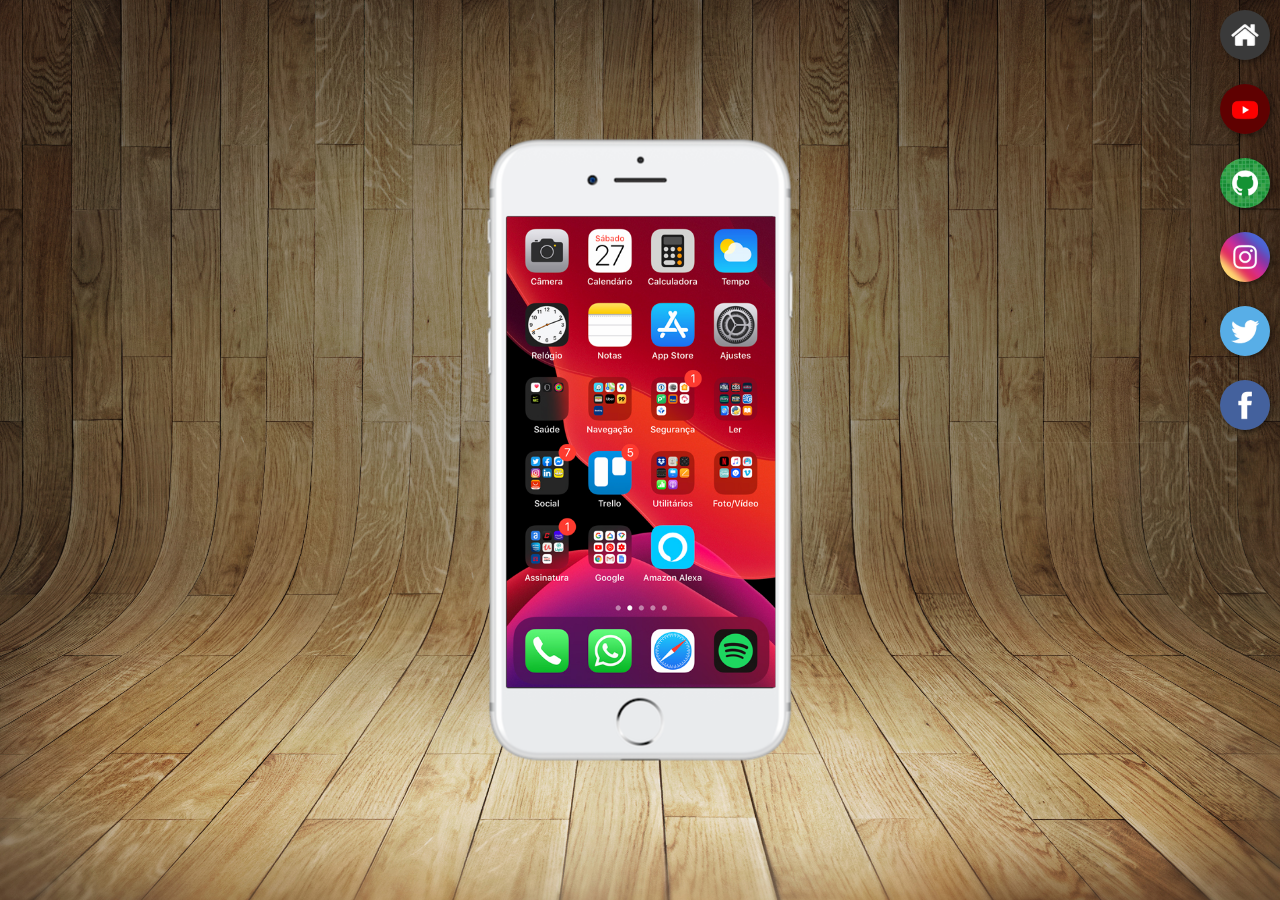
<file: index.html>
<!DOCTYPE html>
<html lang="pt-br">
<head>
    <meta charset="UTF-8">
    <meta name="viewport" content="width=device-width, initial-scale=1.0">
    <link rel="shortcut icon" href="/favicon.ico" type="image/x-icon">
    <title>Projeto Redes Sociais</title>
    <link rel="stylesheet" href="estilos/style.css">
</head>
<body>
    <main>
        <section id="telefone">
            <iframe src="home.html" frameborder="0" name="tela" id="tela">Seu navegador não é compatível com isso.</iframe>
        </section>
        <section id="redes-sociais">
            <a href="home.html" target="tela">
                <img src="imagens/logo-home.jpg" alt="home">
            </a>
            <a href="youtube.html" target="tela">
                <img src="imagens/logo-youtube.jpg" alt="Youtube">
            </a>
            <a href="github.html" target="tela">
                <img src="imagens/logo-github.jpg" alt="GitHub">
            </a>
            <a href="instagram.html" target="tela">
                <img src="imagens/logo-instagram.jpg" alt="Instagram">
            </a>
            <a href="twitter.html" target="tela">
                <img src="imagens/logo-twitter.jpg" alt="Twitter">
            </a>
            <a href="facebook.html" target="tela">
                <img src="imagens/logo-facebook.jpg" alt="Facebook">
            </a>
        </section>
    </main>
</body>
</html>
</file>
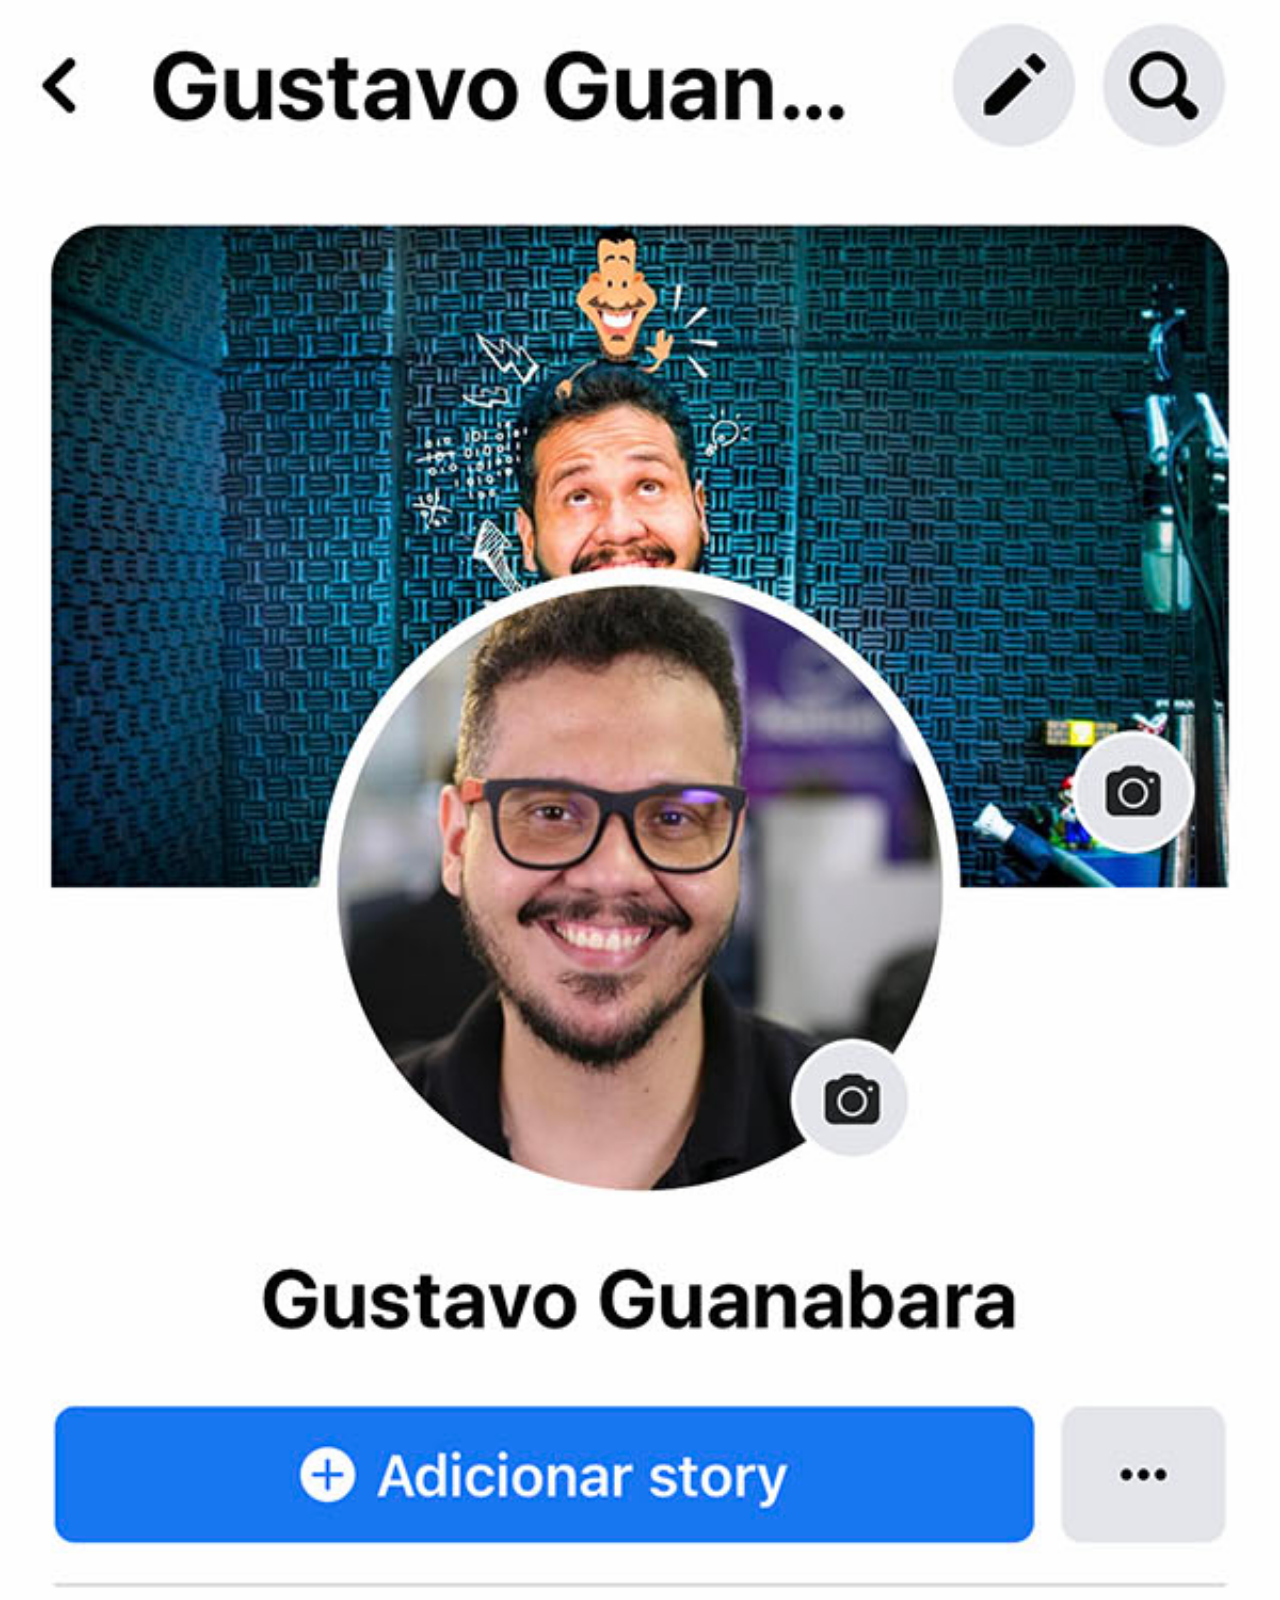
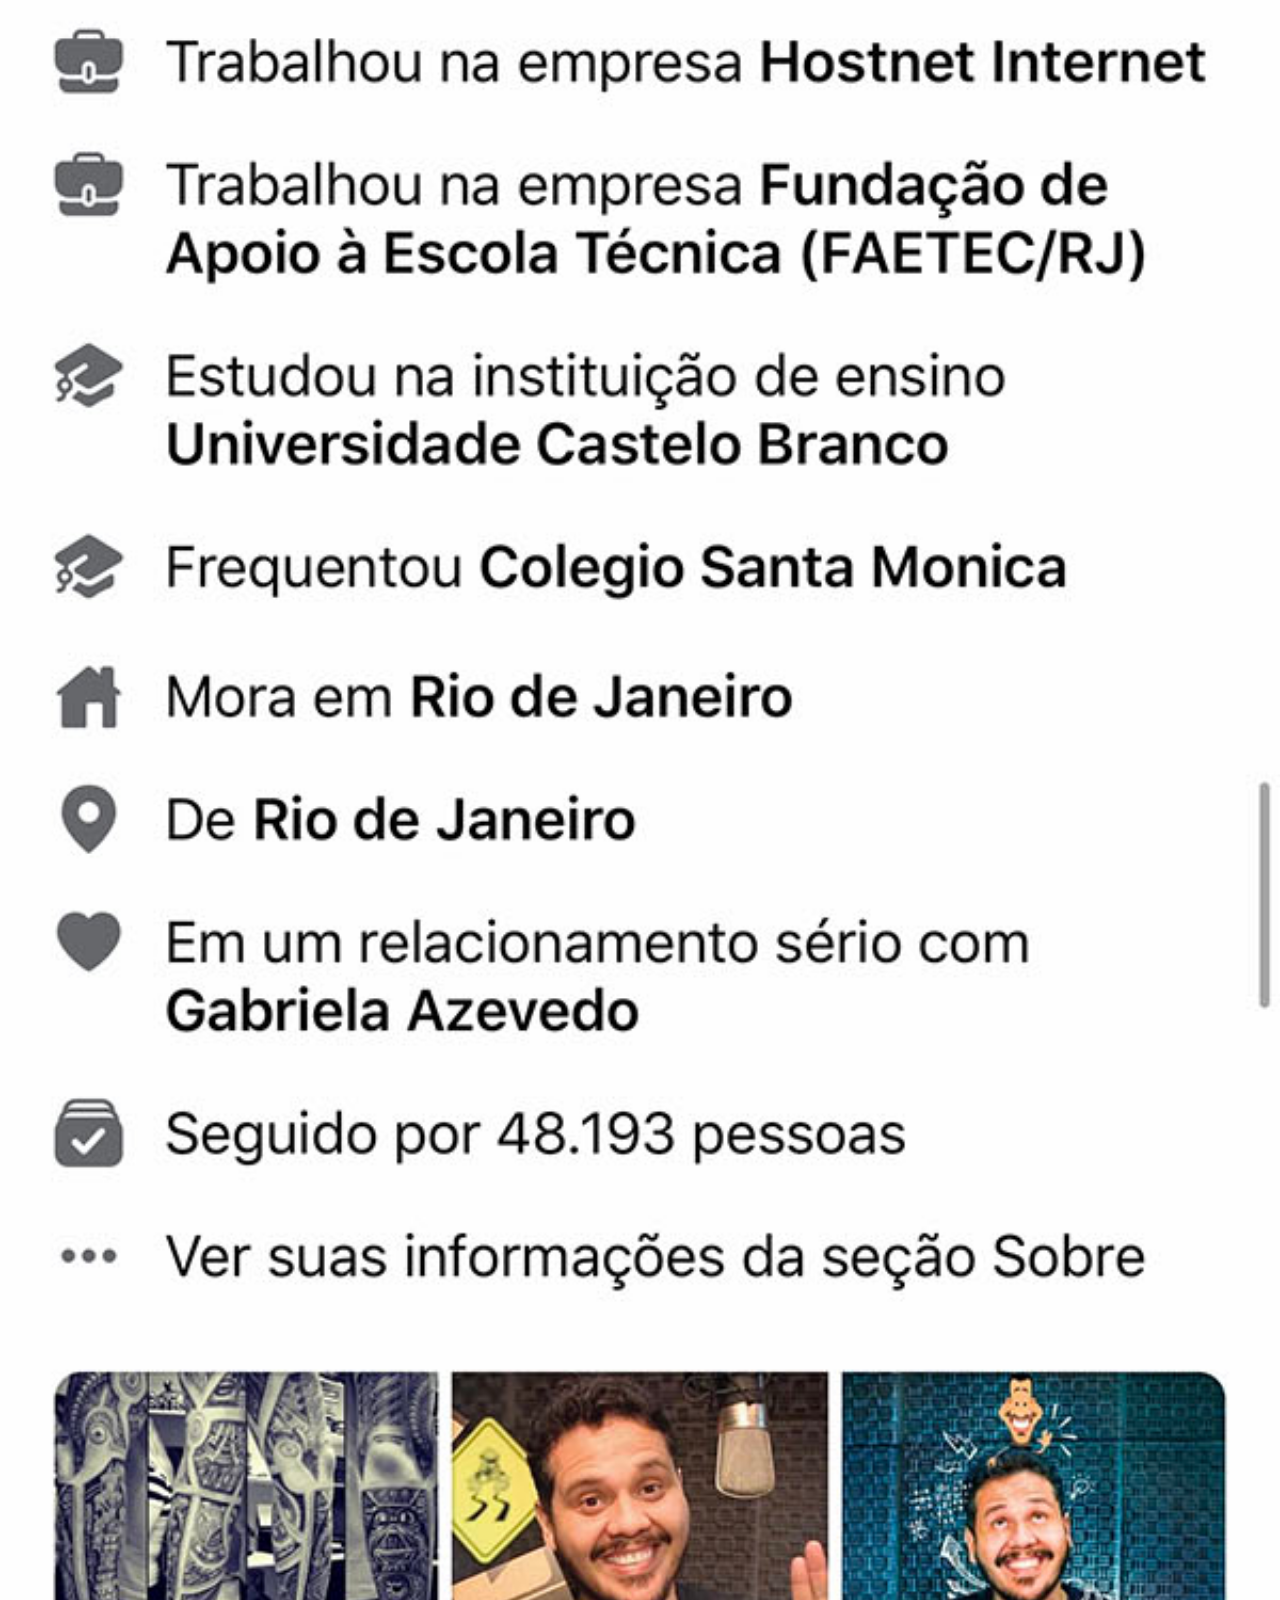
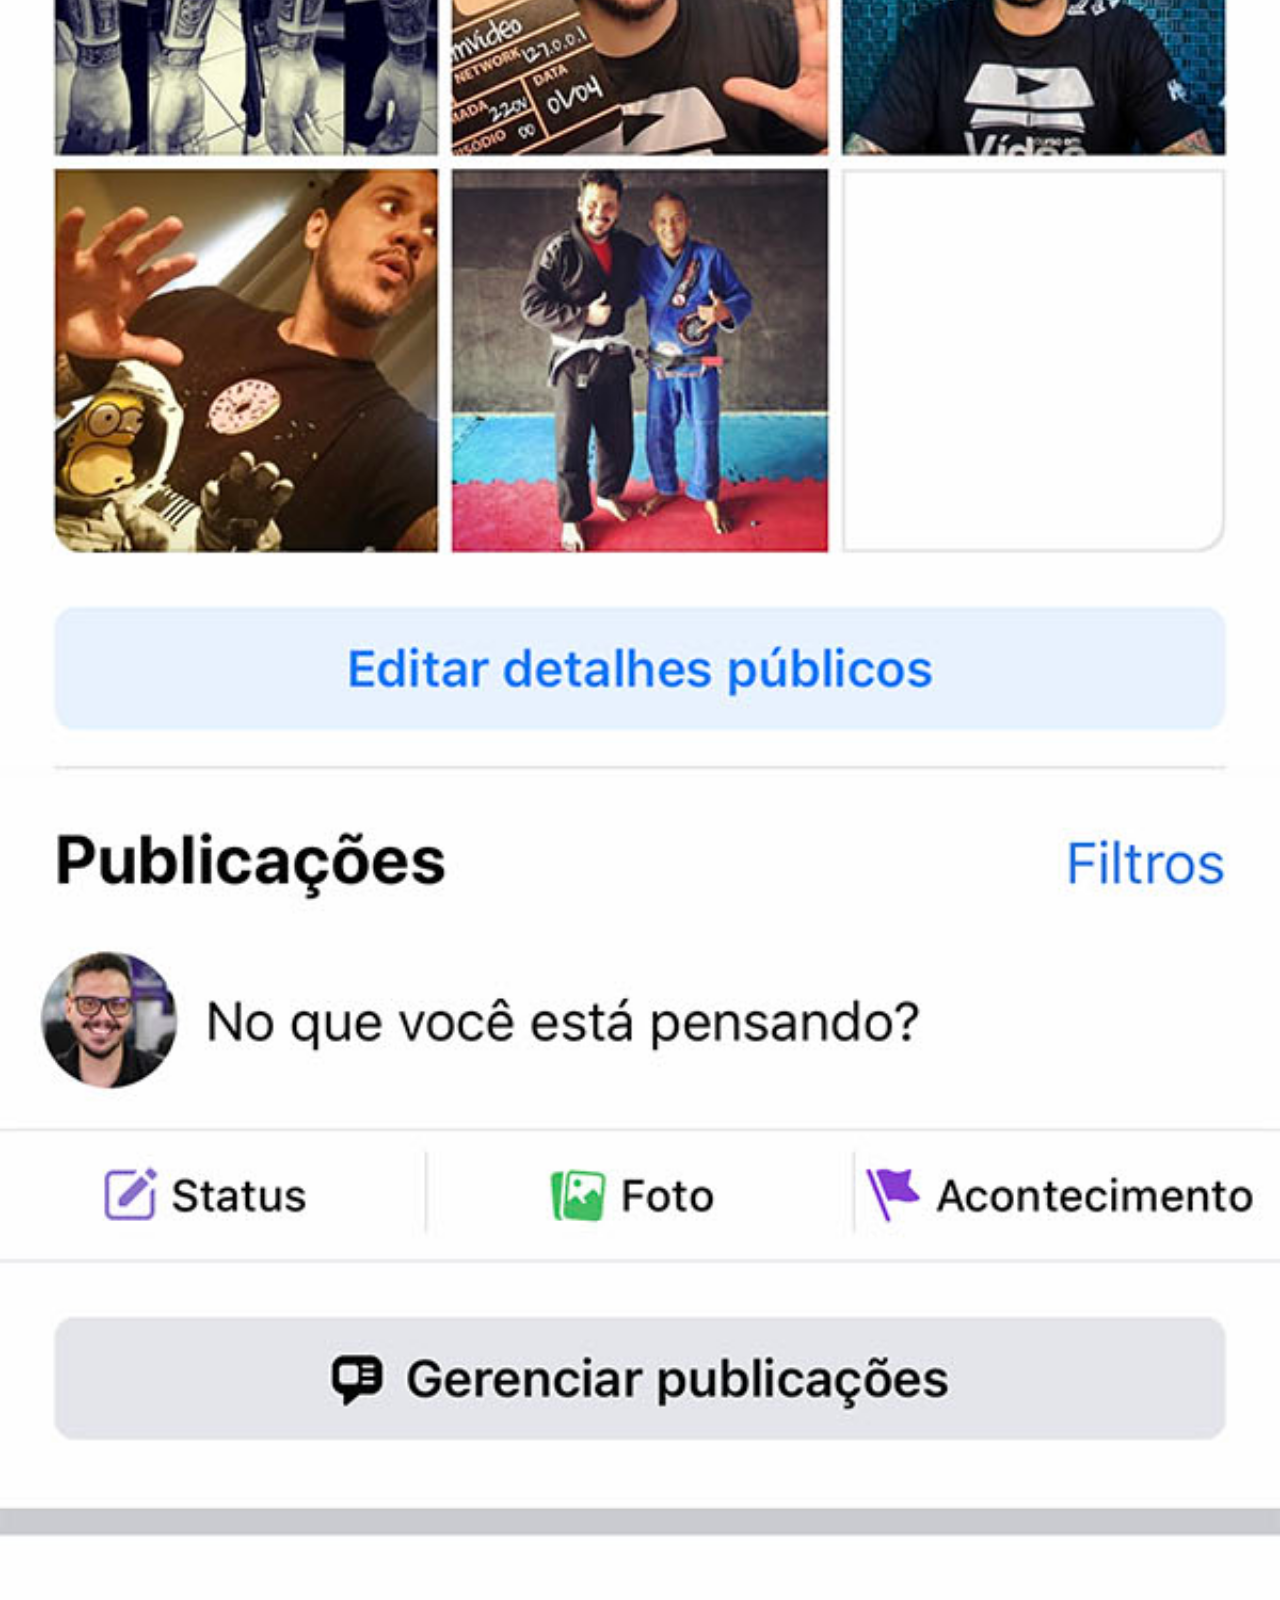
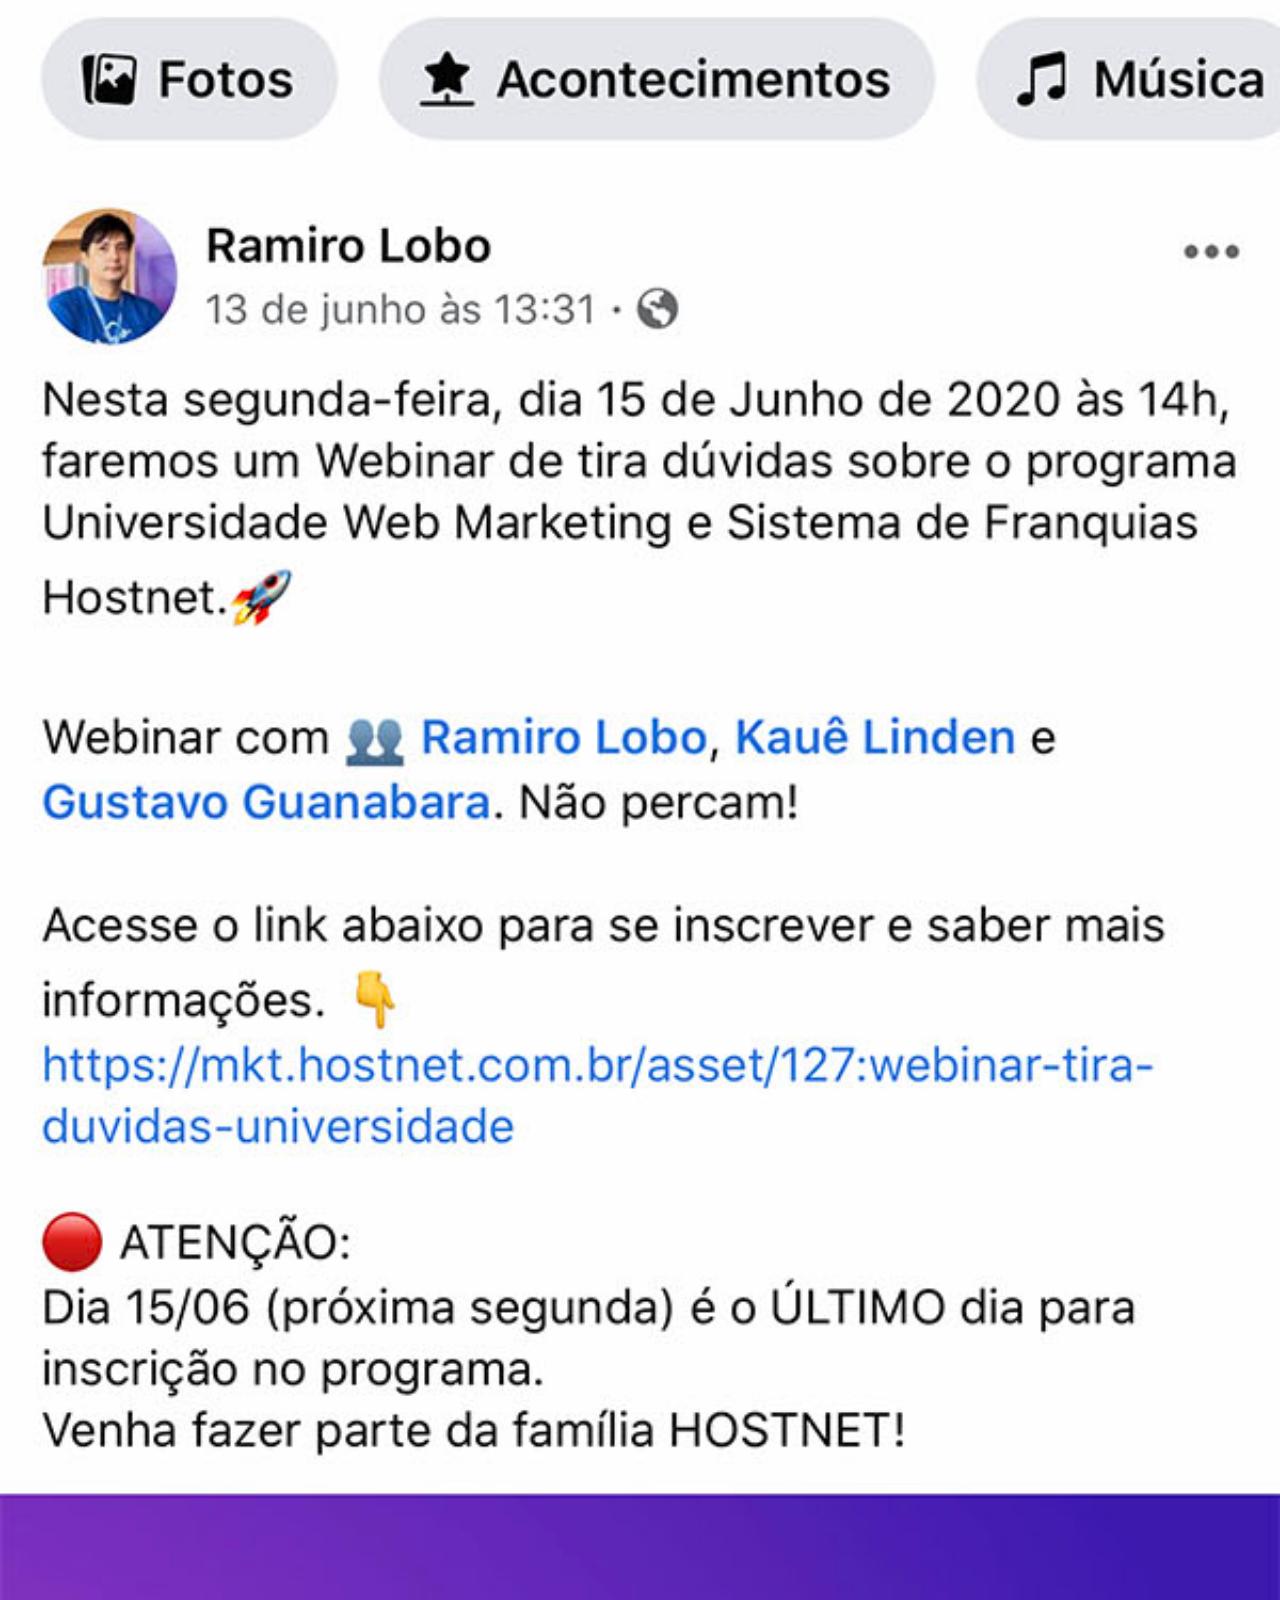
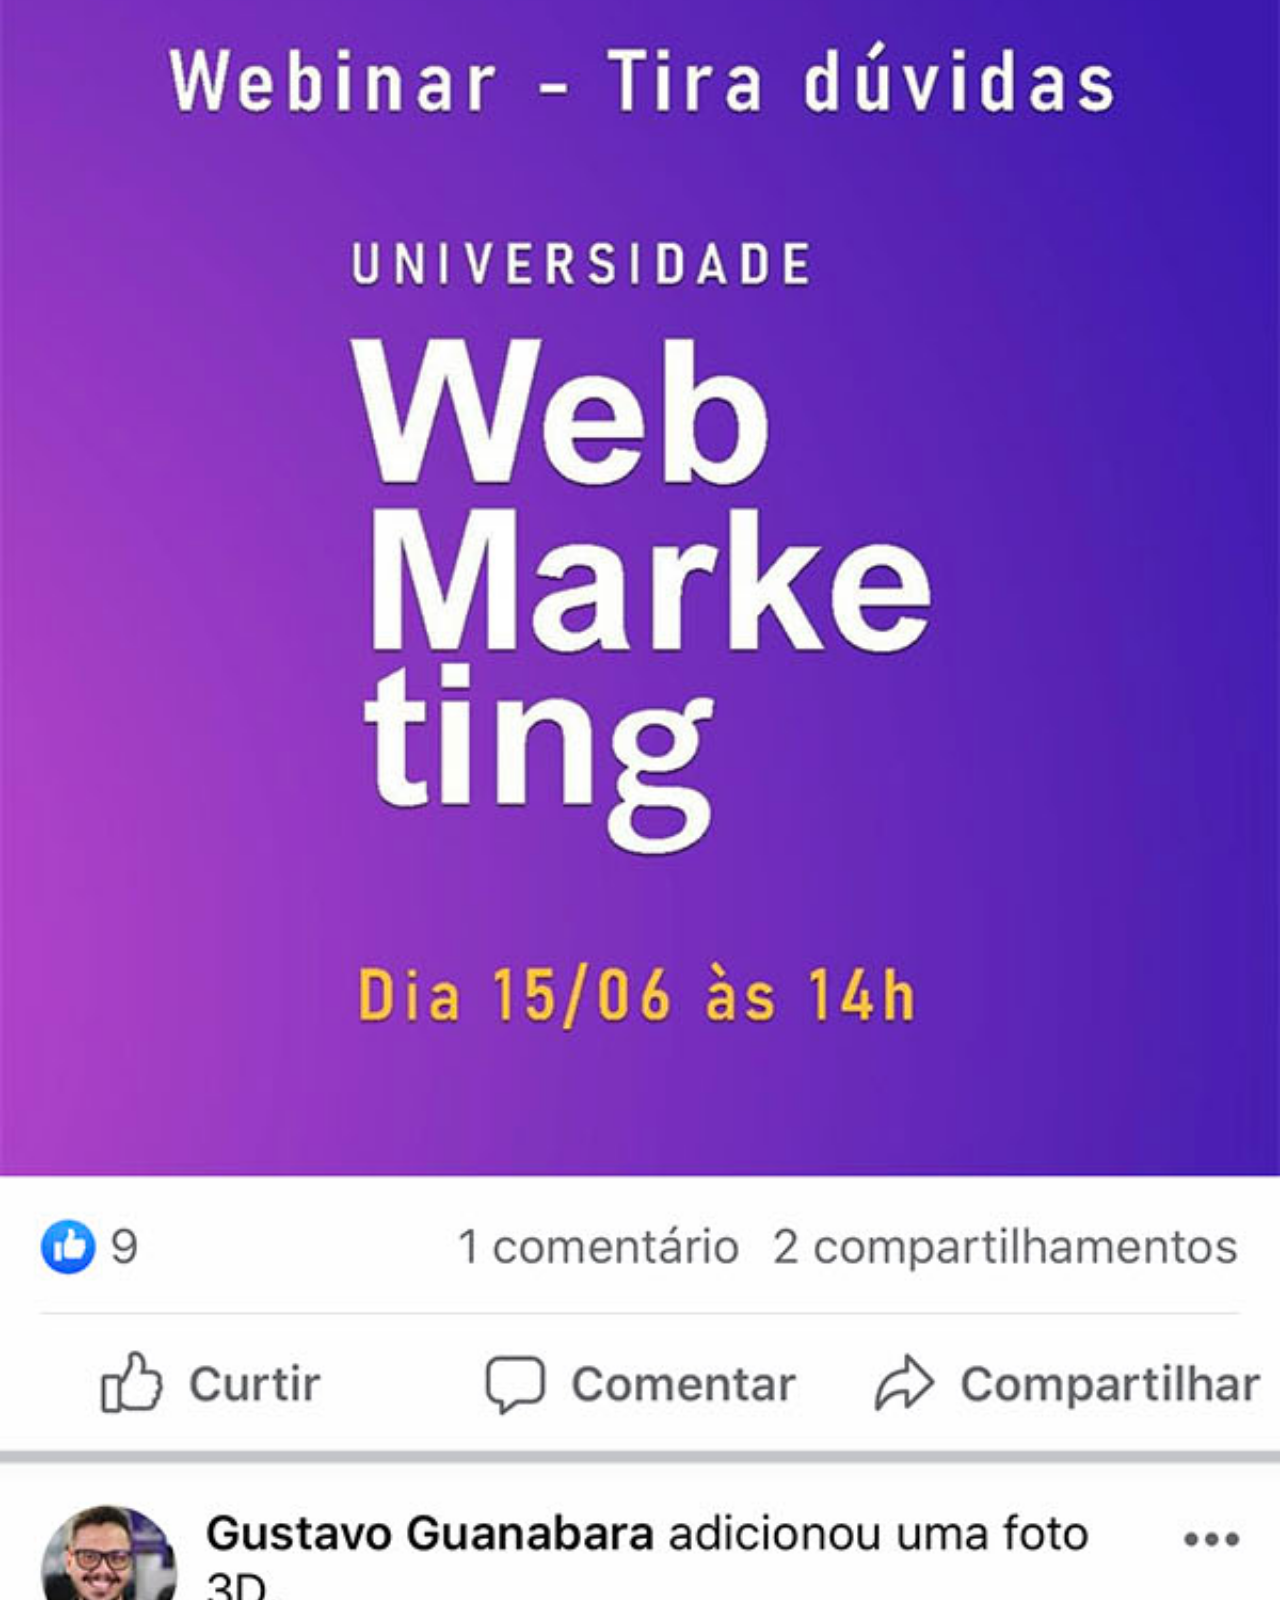
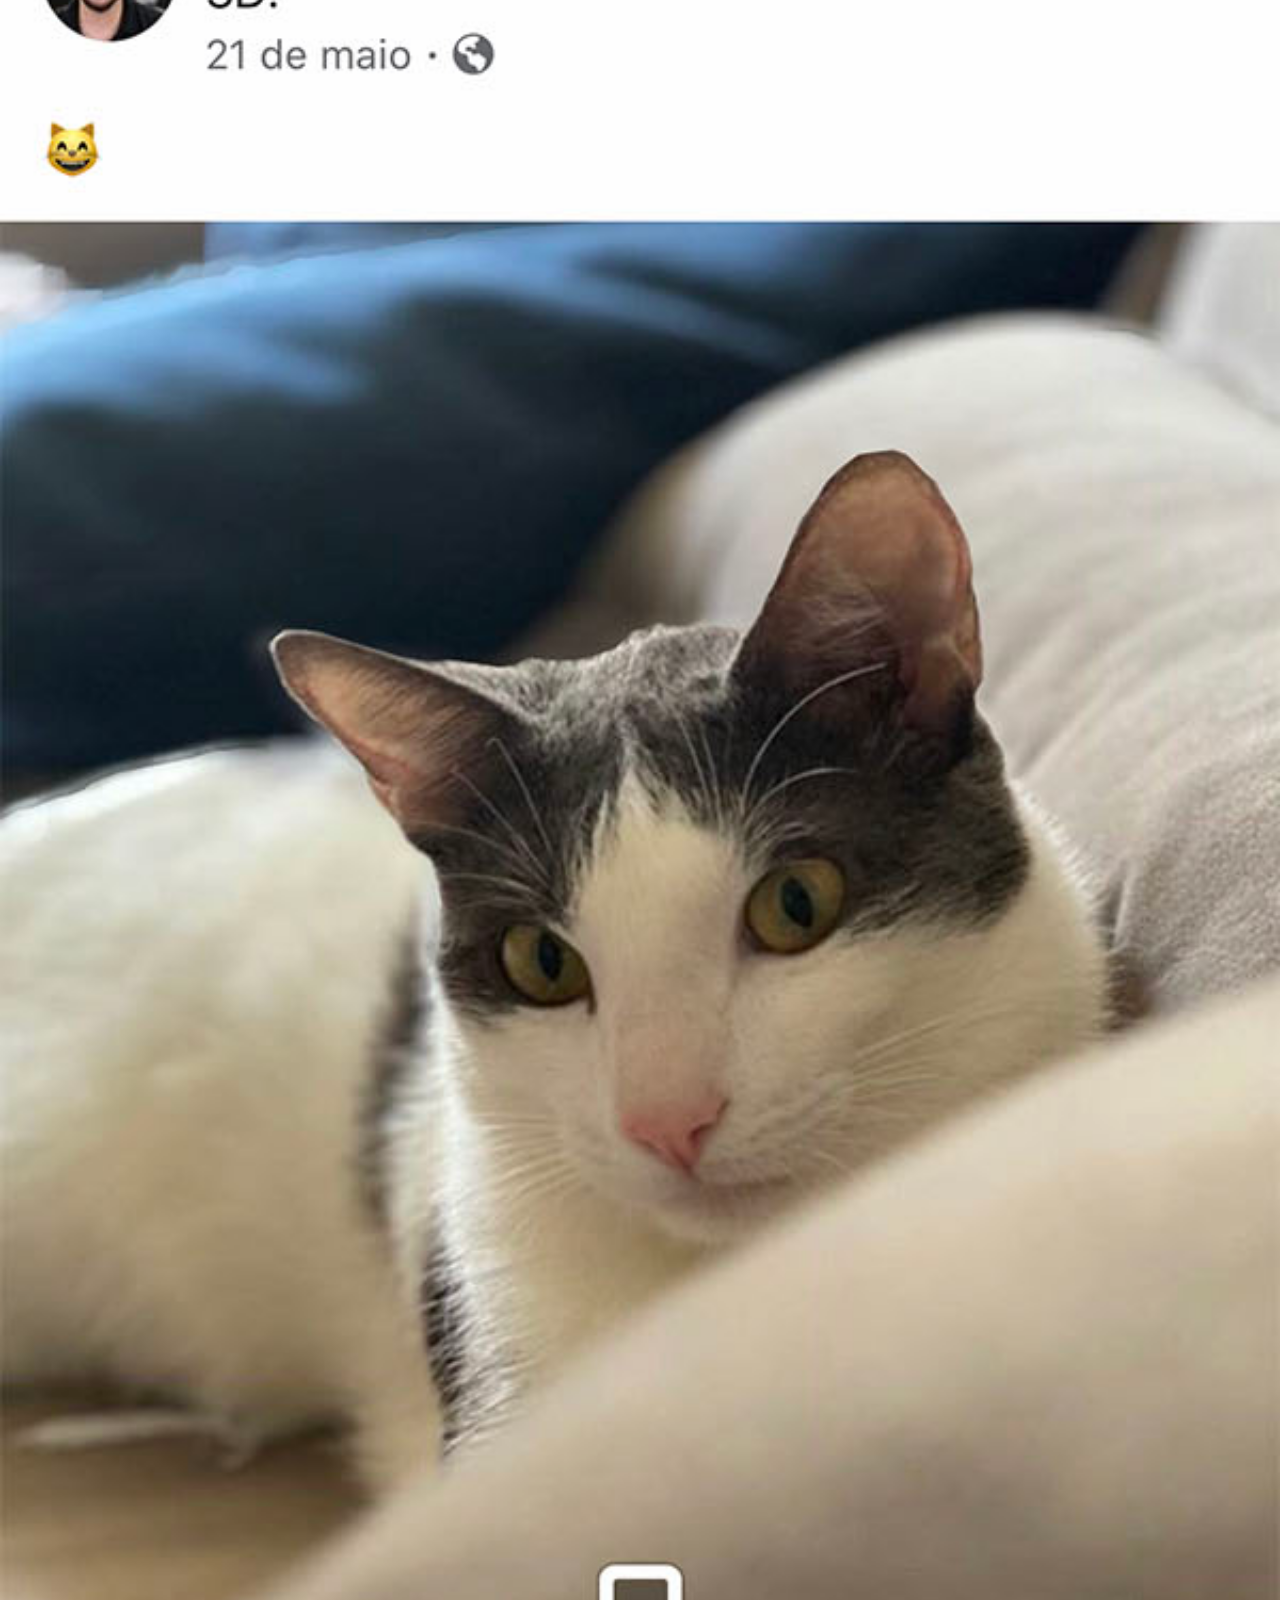
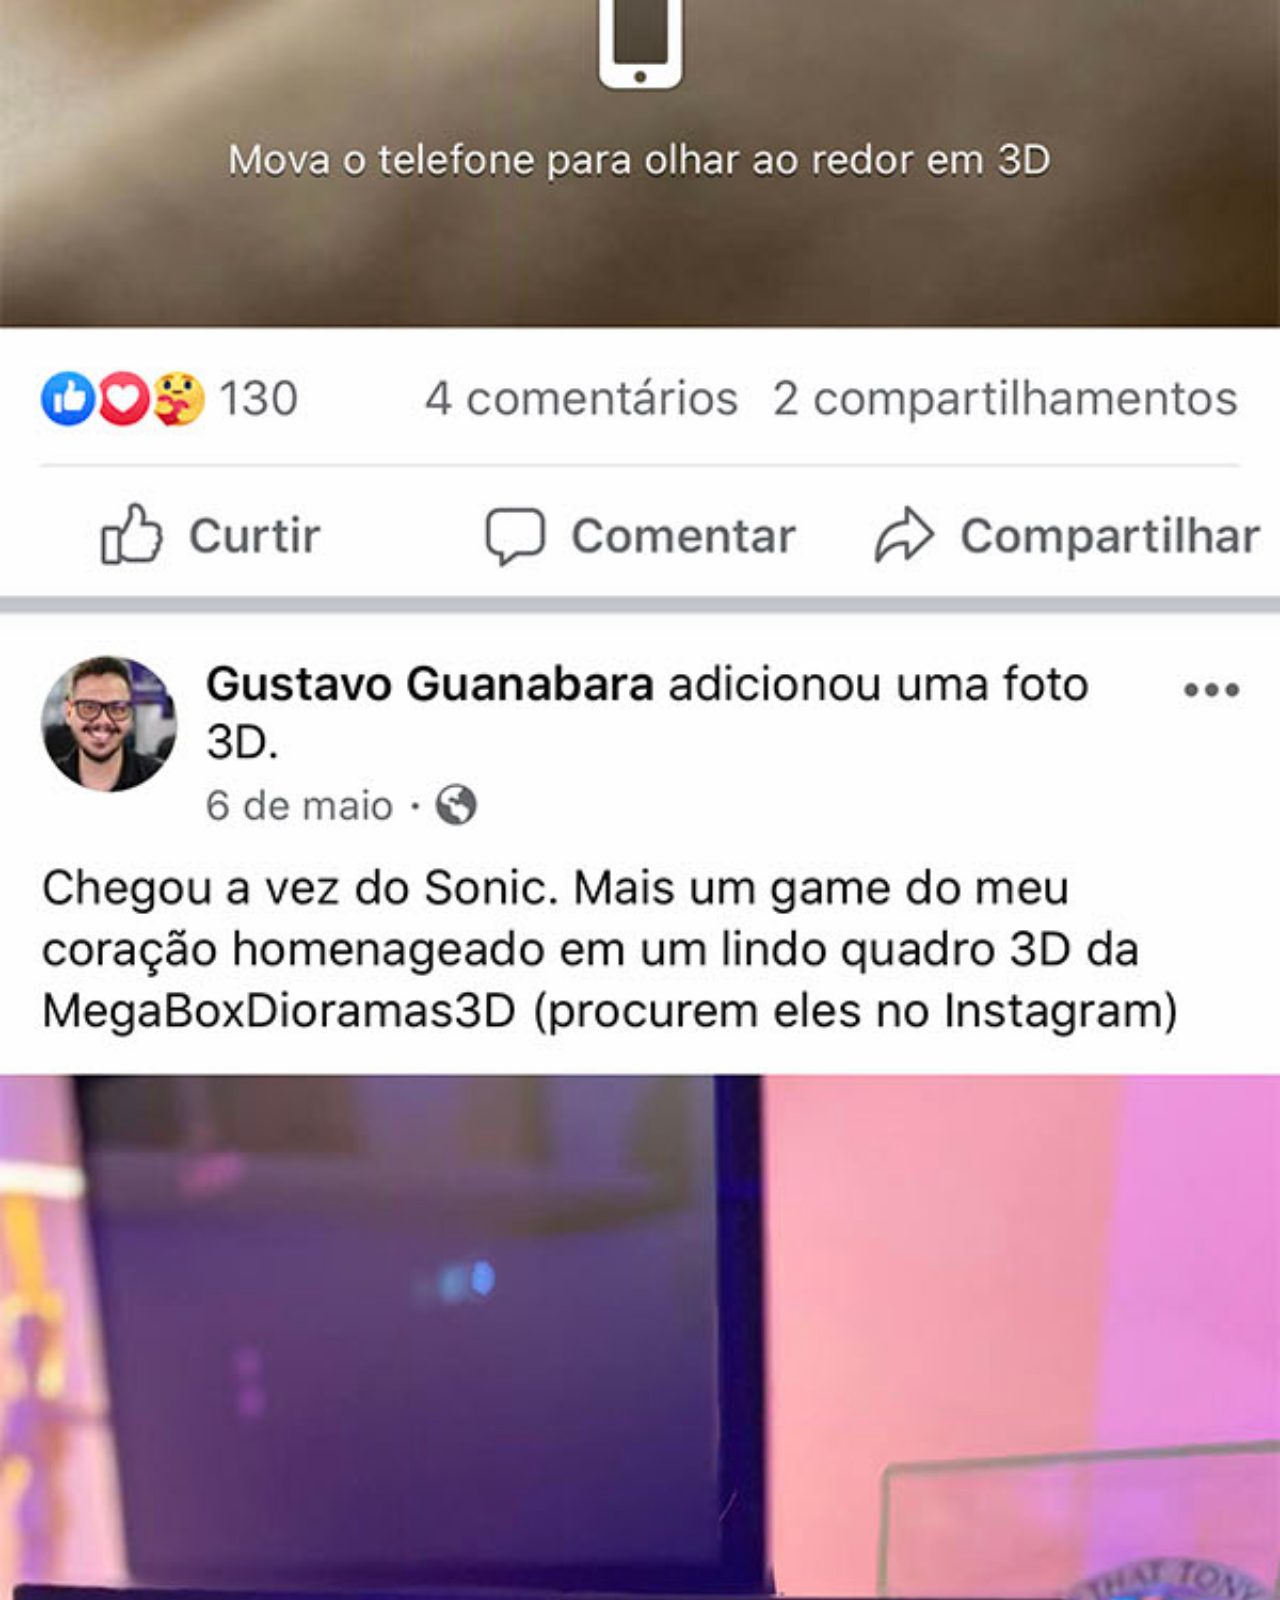
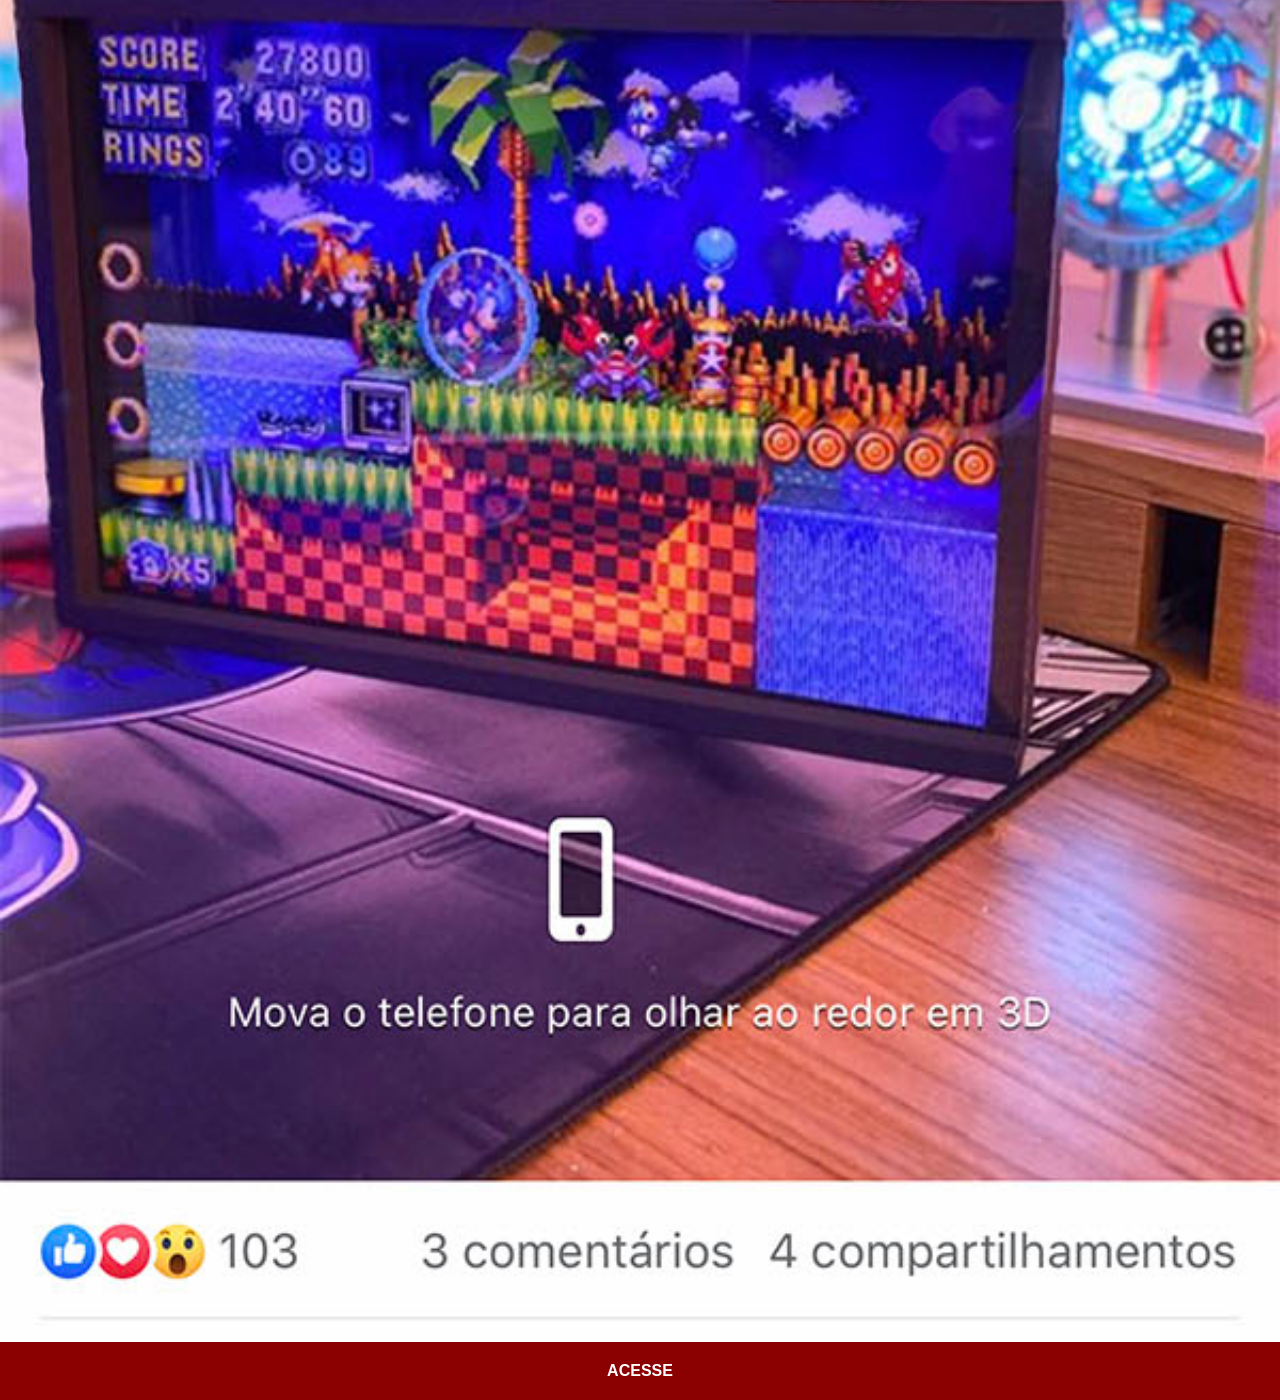
<file: facebook.html>
<!DOCTYPE html>
<html lang="pt-br">
<head>
    <meta charset="UTF-8">
    <meta name="viewport" content="width=device-width, initial-scale=1.0">
    <title>Facebook</title>
    <link rel="stylesheet" href="estilos/social.css">
</head>
<body>
    <img src="imagens/tela-facebook.jpg" alt="facebook">
    <a href="https://www.facebook.com/gustavoguanabara" target="_blank">ACESSE</a>
</body>
</html>
</file>
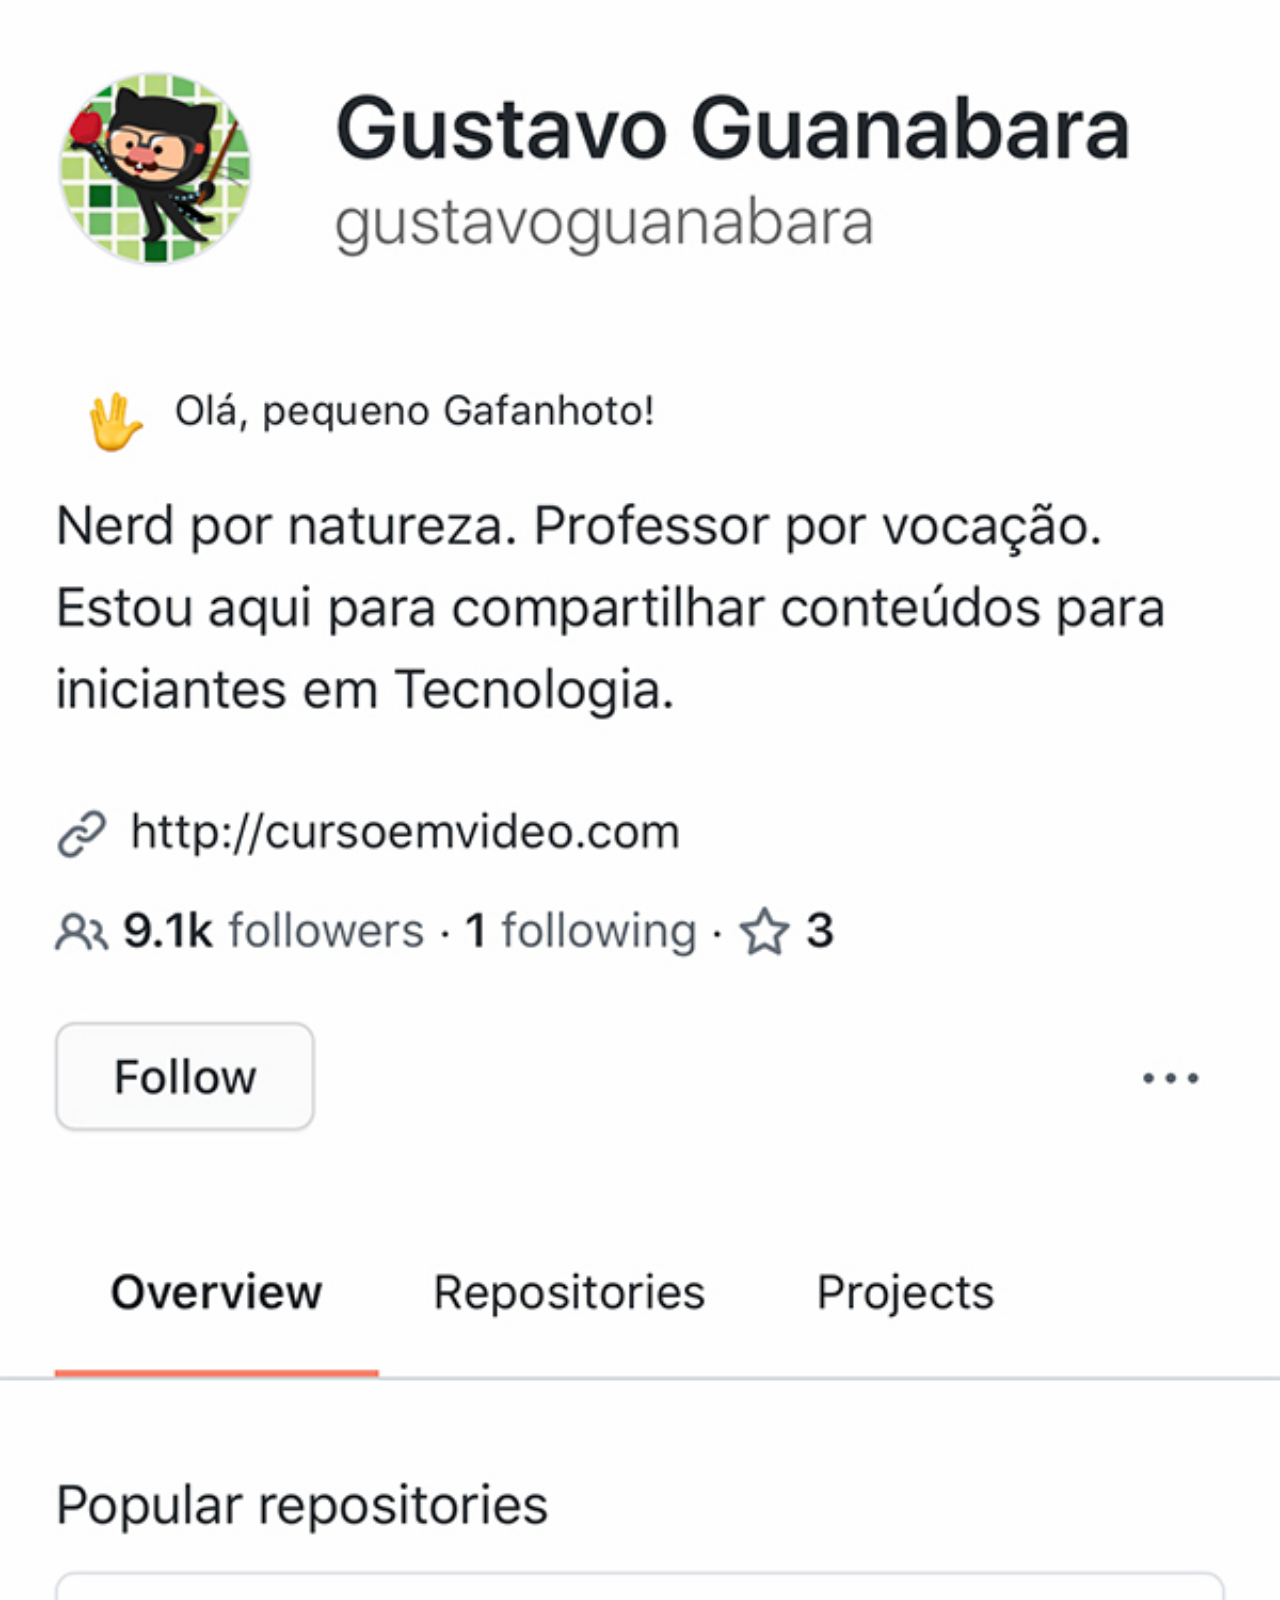
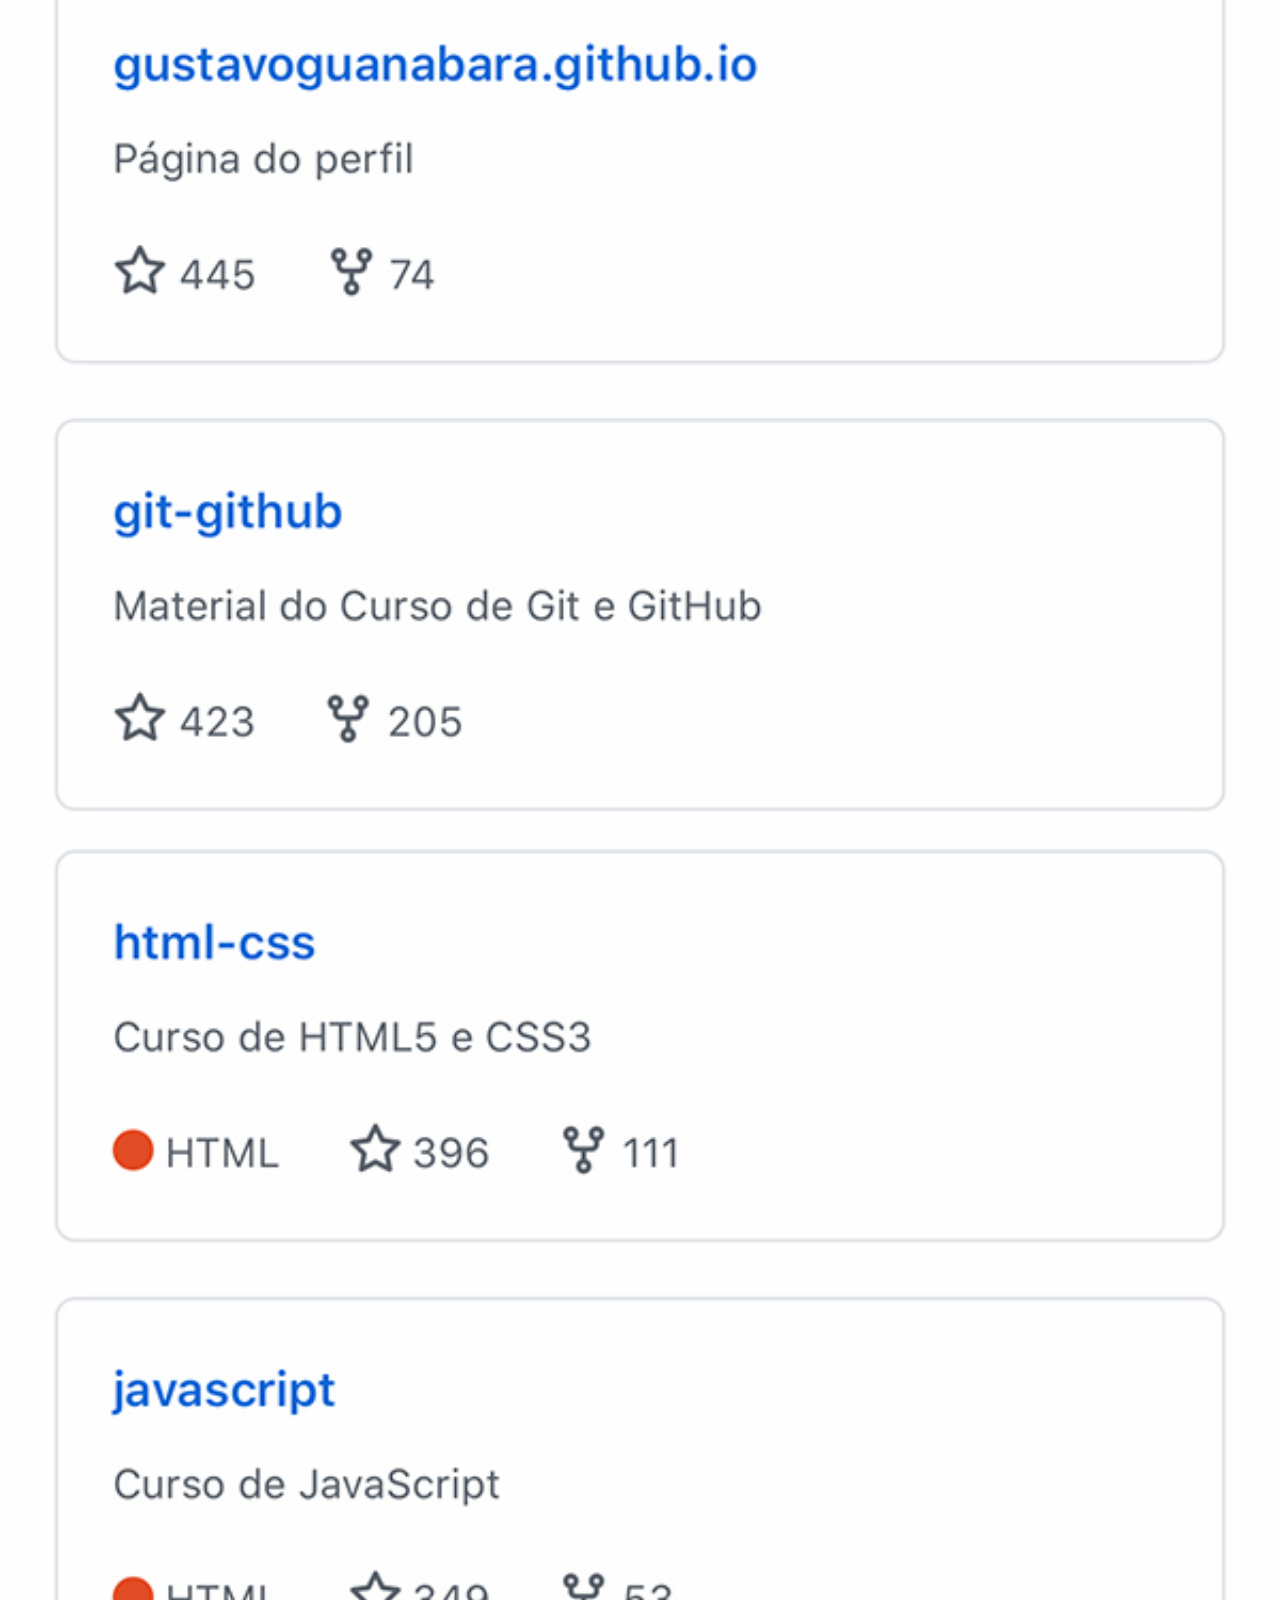
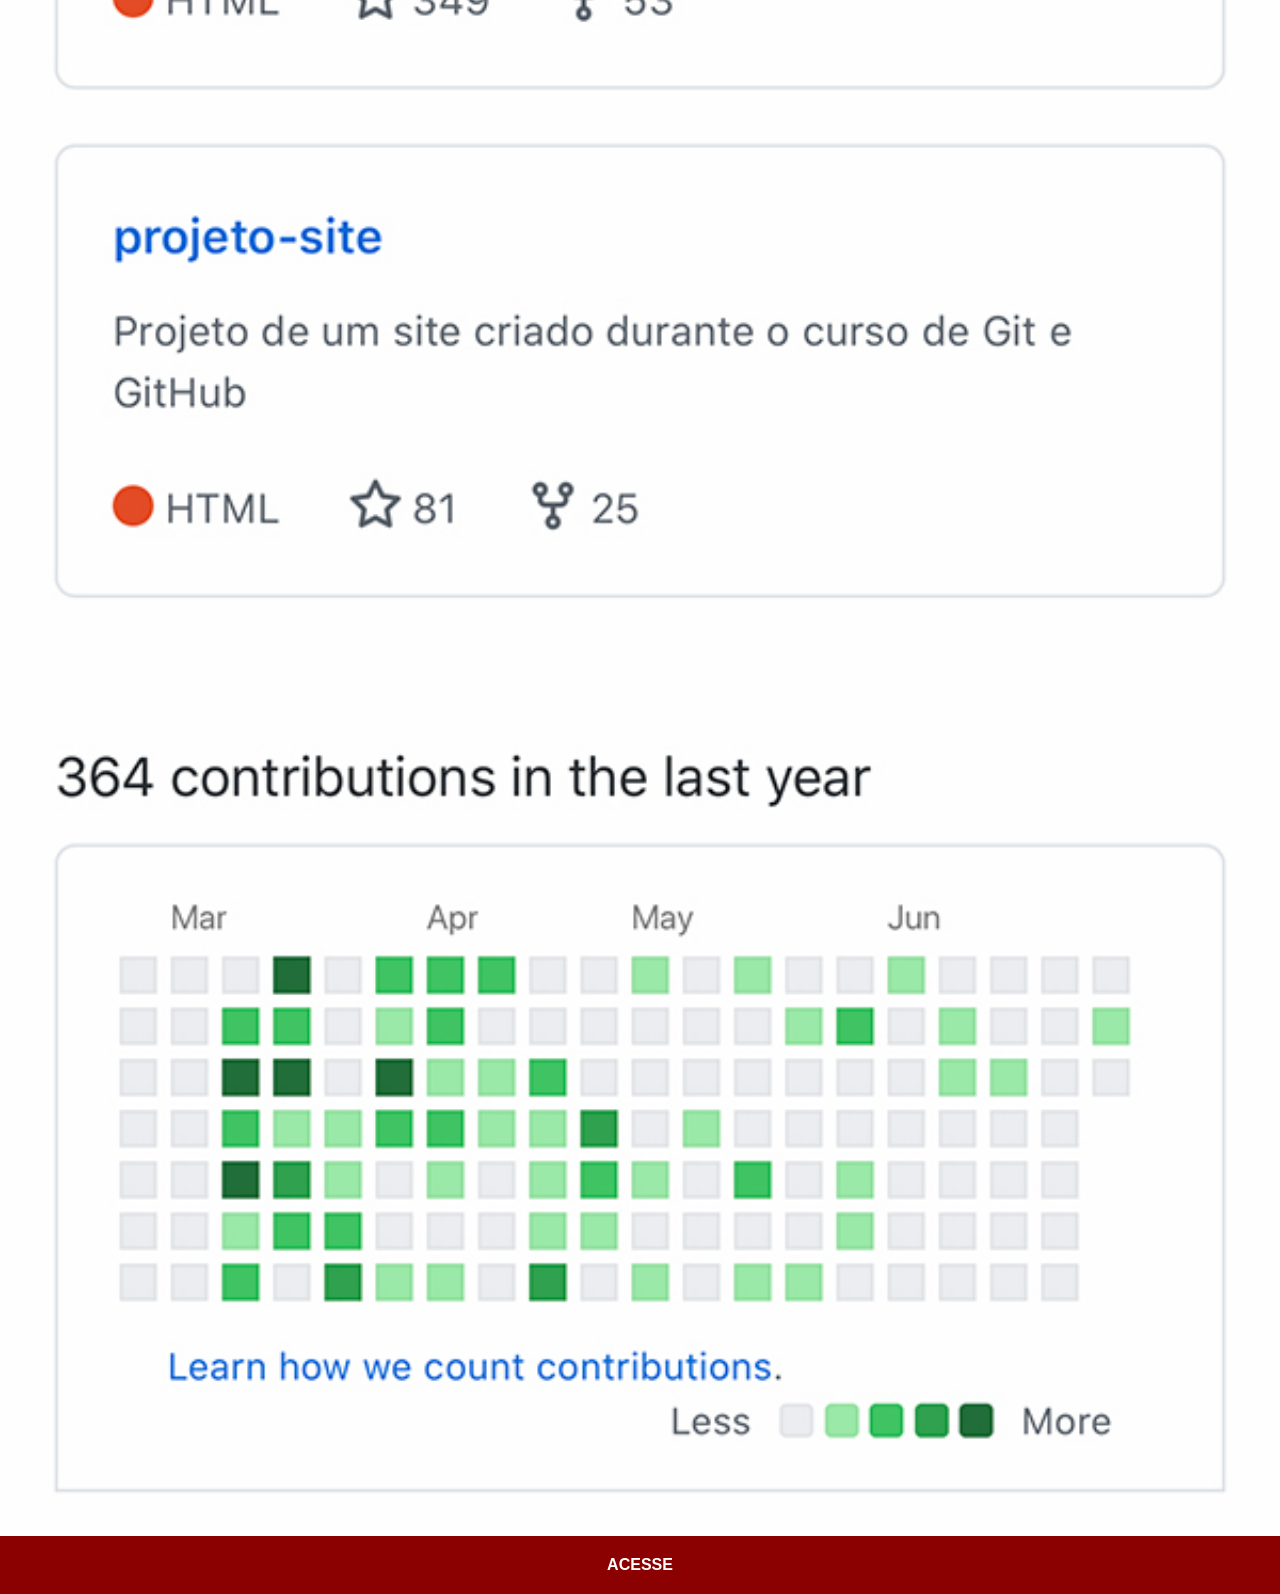
<file: github.html>
<!DOCTYPE html>
<html lang="pt-br">
<head>
    <meta charset="UTF-8">
    <meta name="viewport" content="width=device-width, initial-scale=1.0">
    <title>GitHub</title>
    <link rel="stylesheet" href="estilos/social.css">
</head>
<body>
    <img src="imagens/tela-github.jpg" alt="github">
    <a href="https://github.com/gustavoguanabara" target="_blank">ACESSE</a>
</body>
</html>
</file>
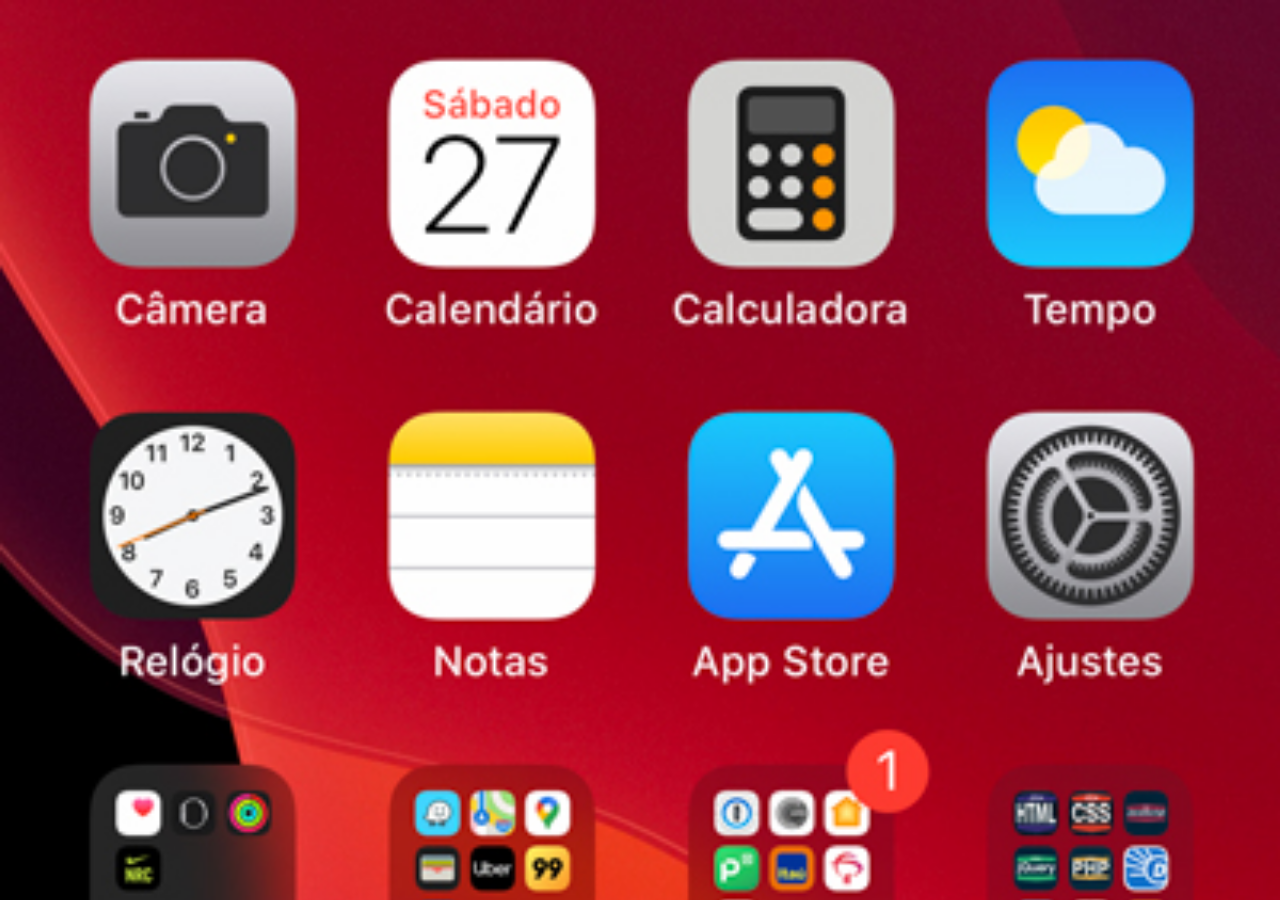
<file: home.html>
<!DOCTYPE html>
<html lang="pt-br">
<head>
    <meta charset="UTF-8">
    <meta name="viewport" content="width=device-width, initial-scale=1.0">
    <title>Home</title>
    <style>
        *{
            margin: 0;
            padding: 0;
        }
        body{
            width: 100vw;
            height: 100vh;
            background: black url('imagens/tela-home.jpg') no-repeat top center;
            background-size: cover;
        }
    </style>
</head>
<body>
    
</body>
</html>
</file>
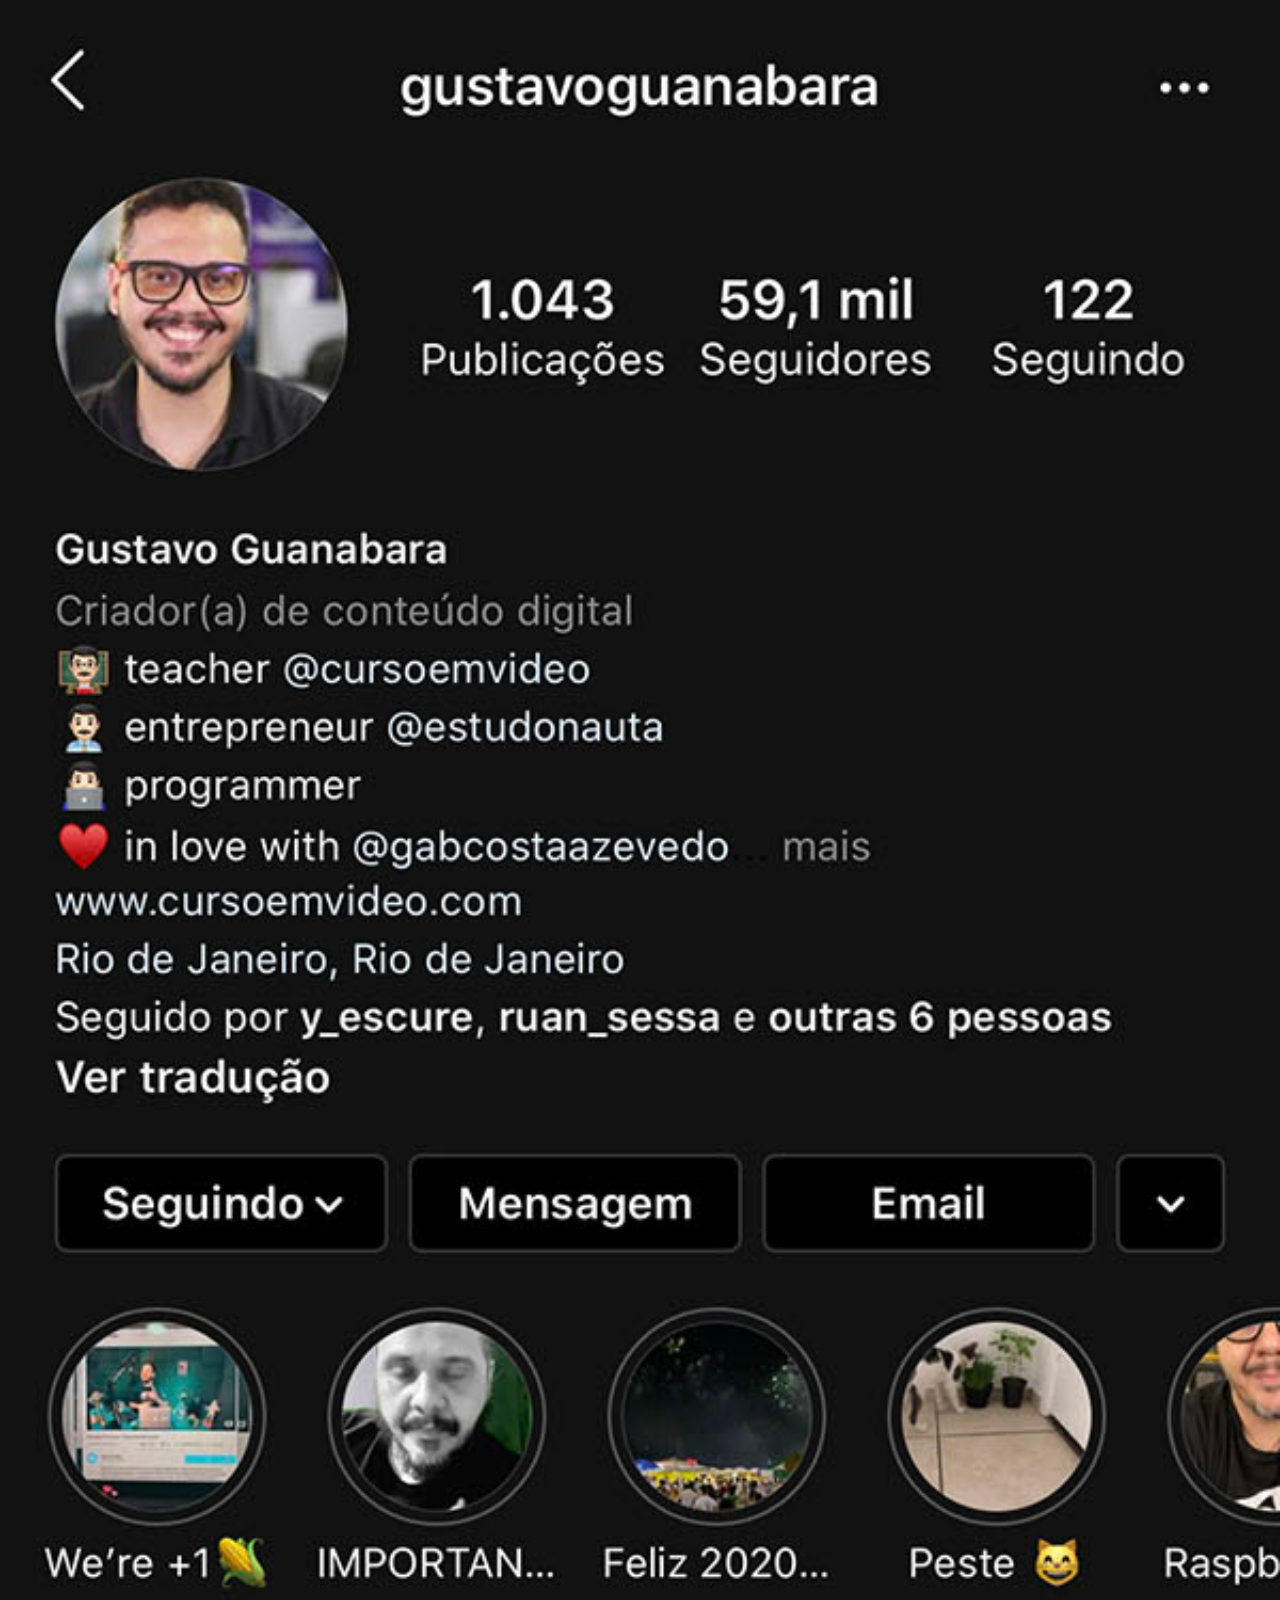
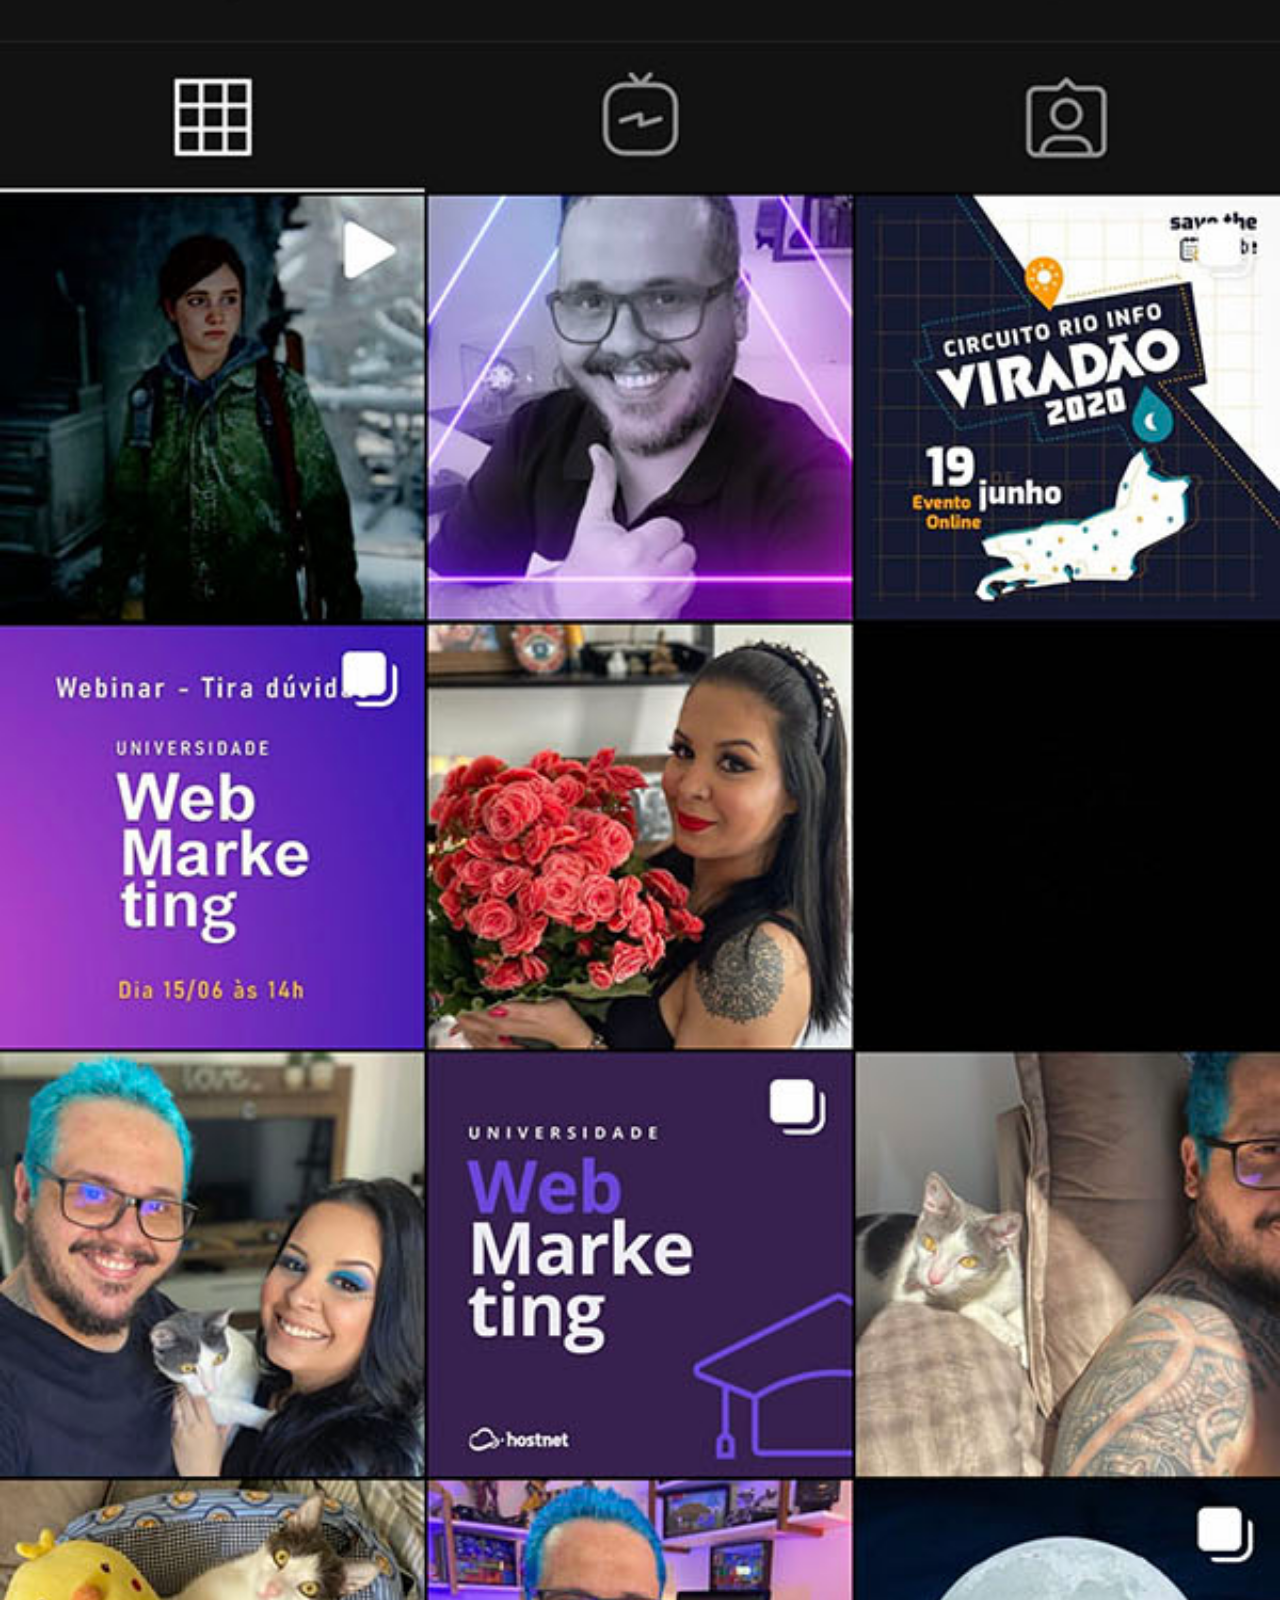
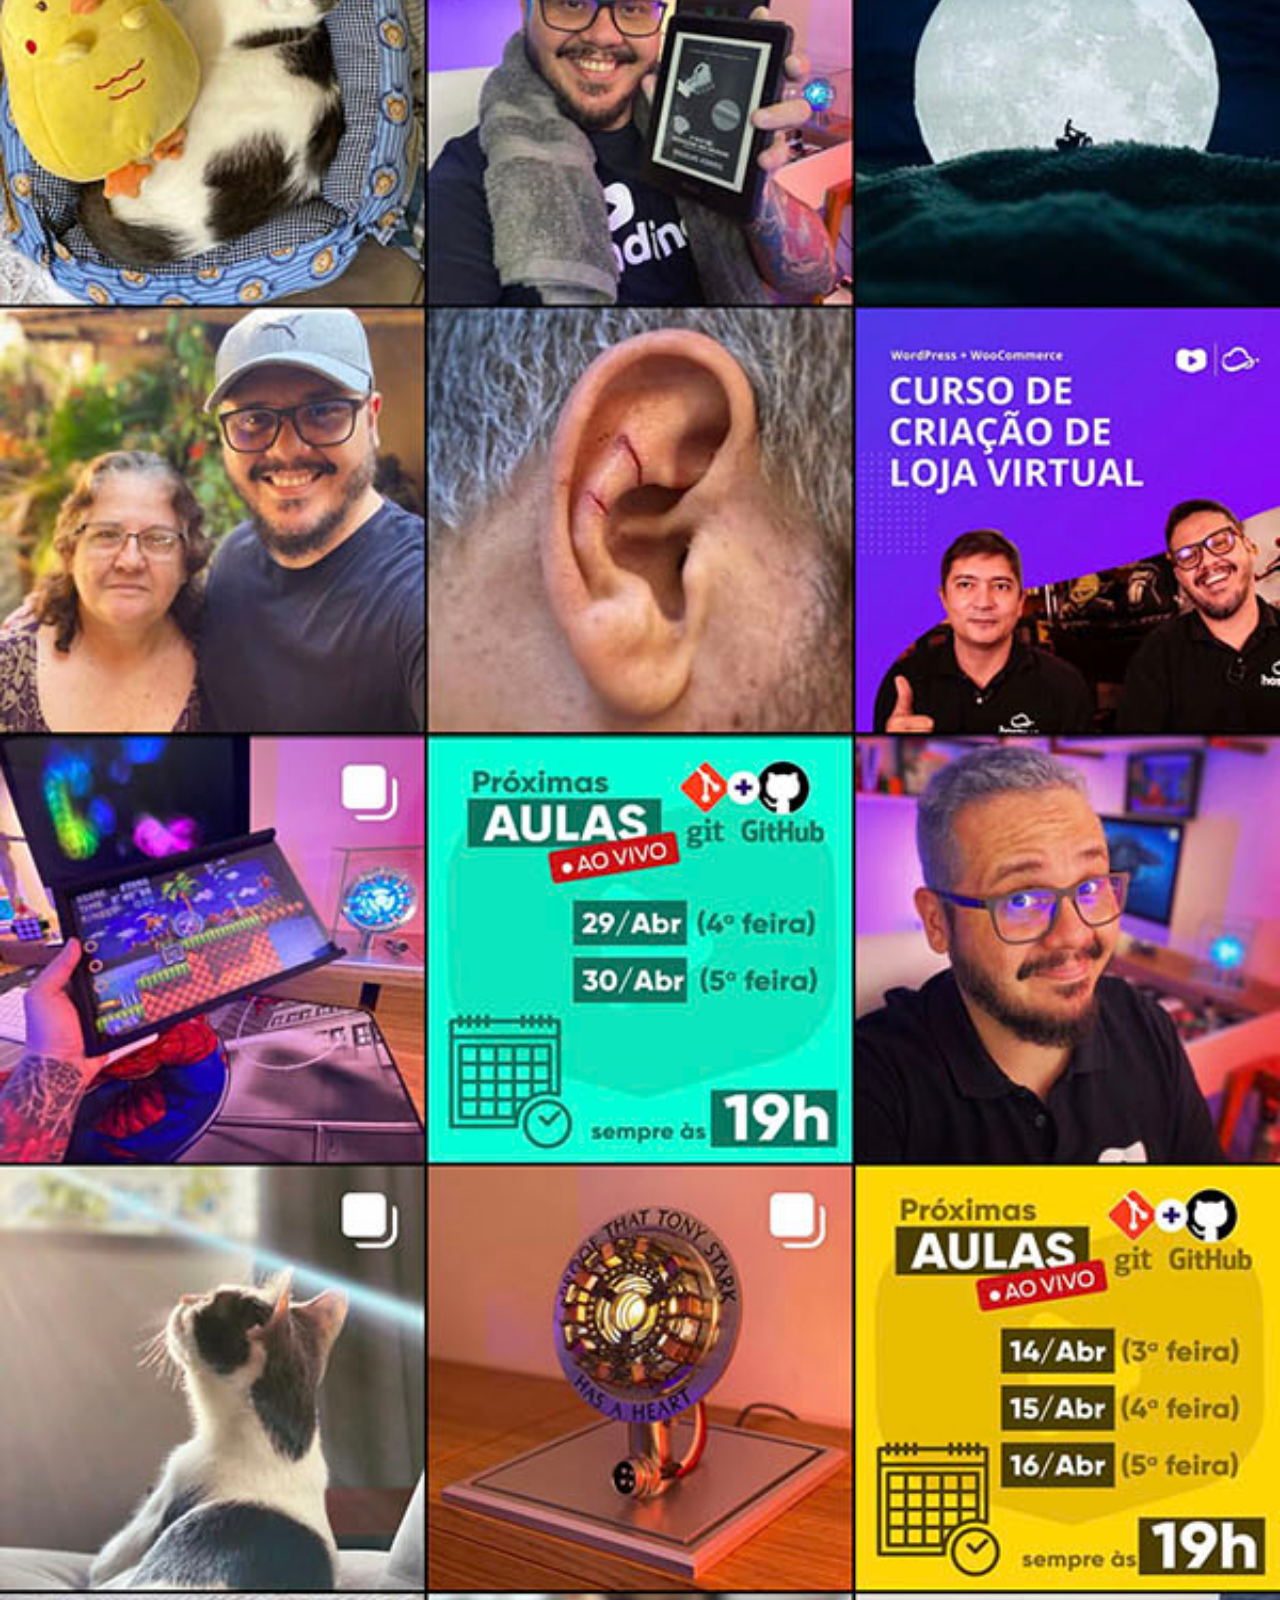
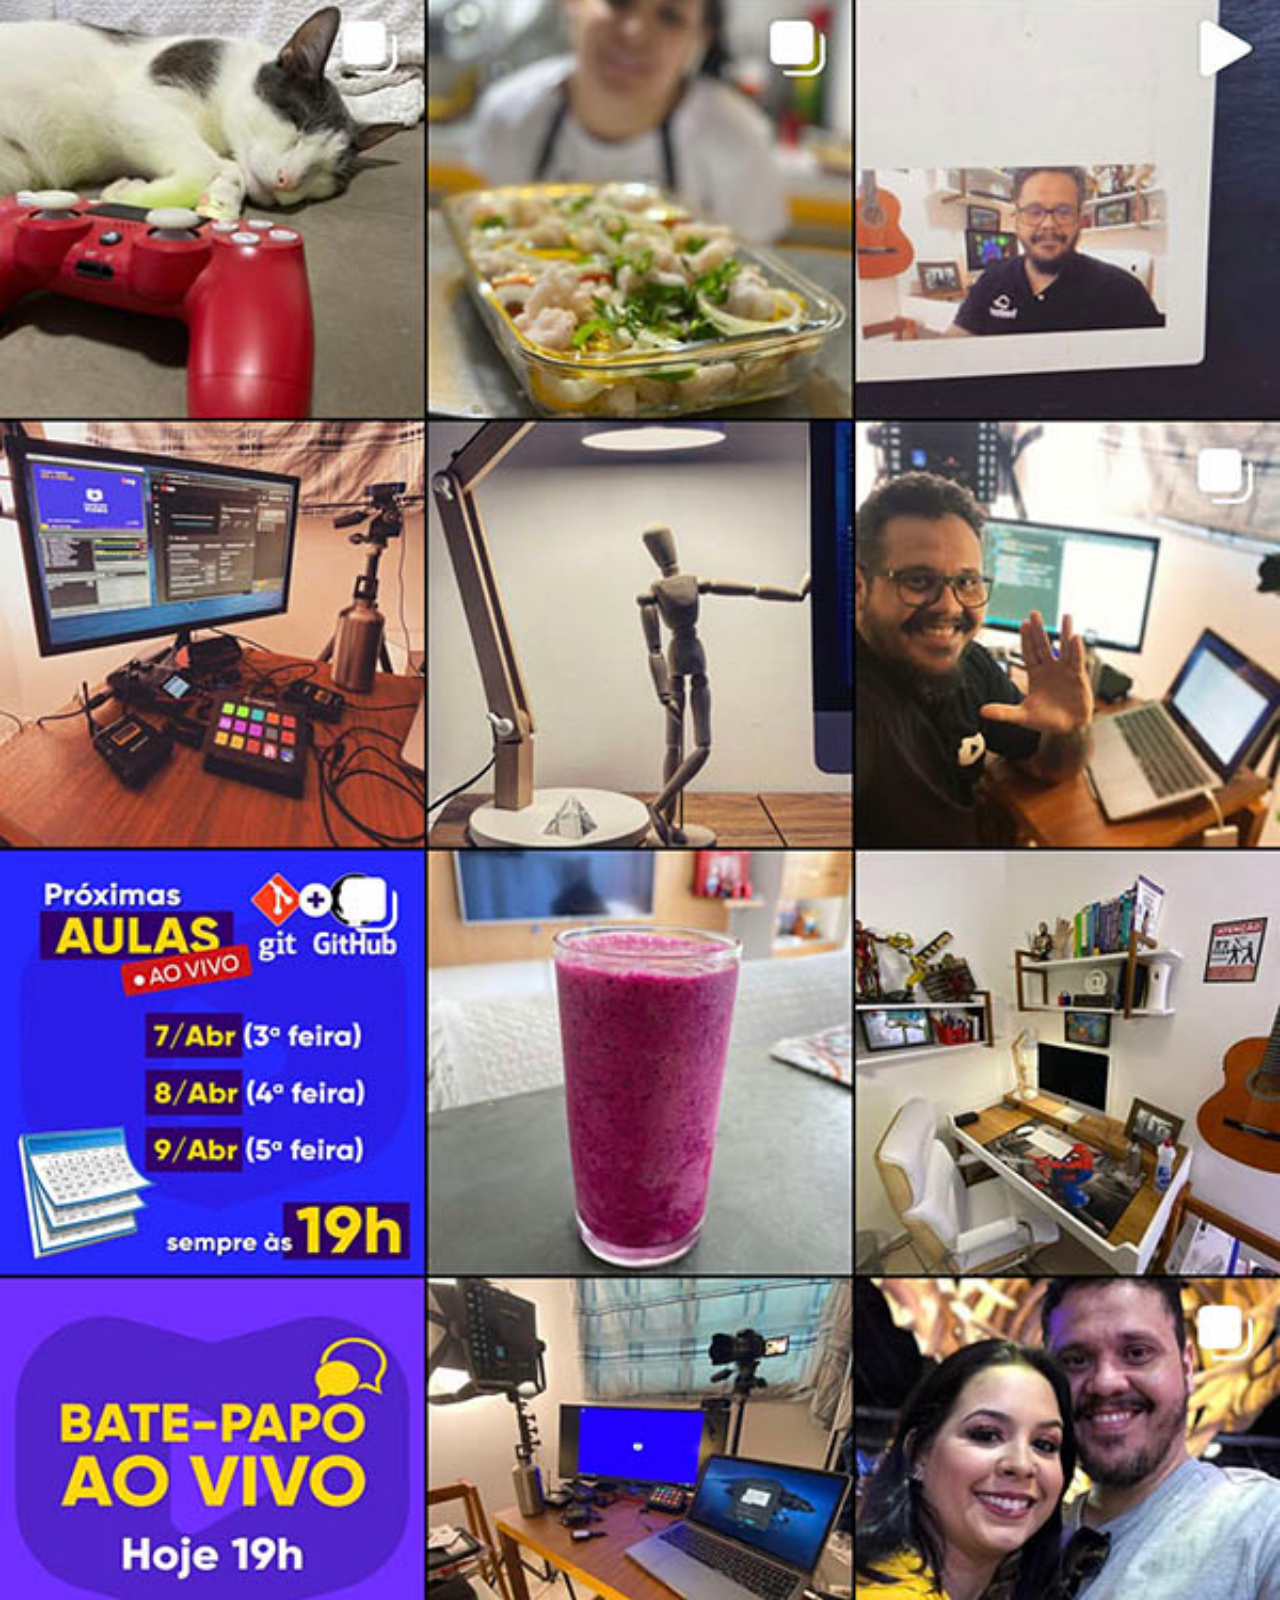
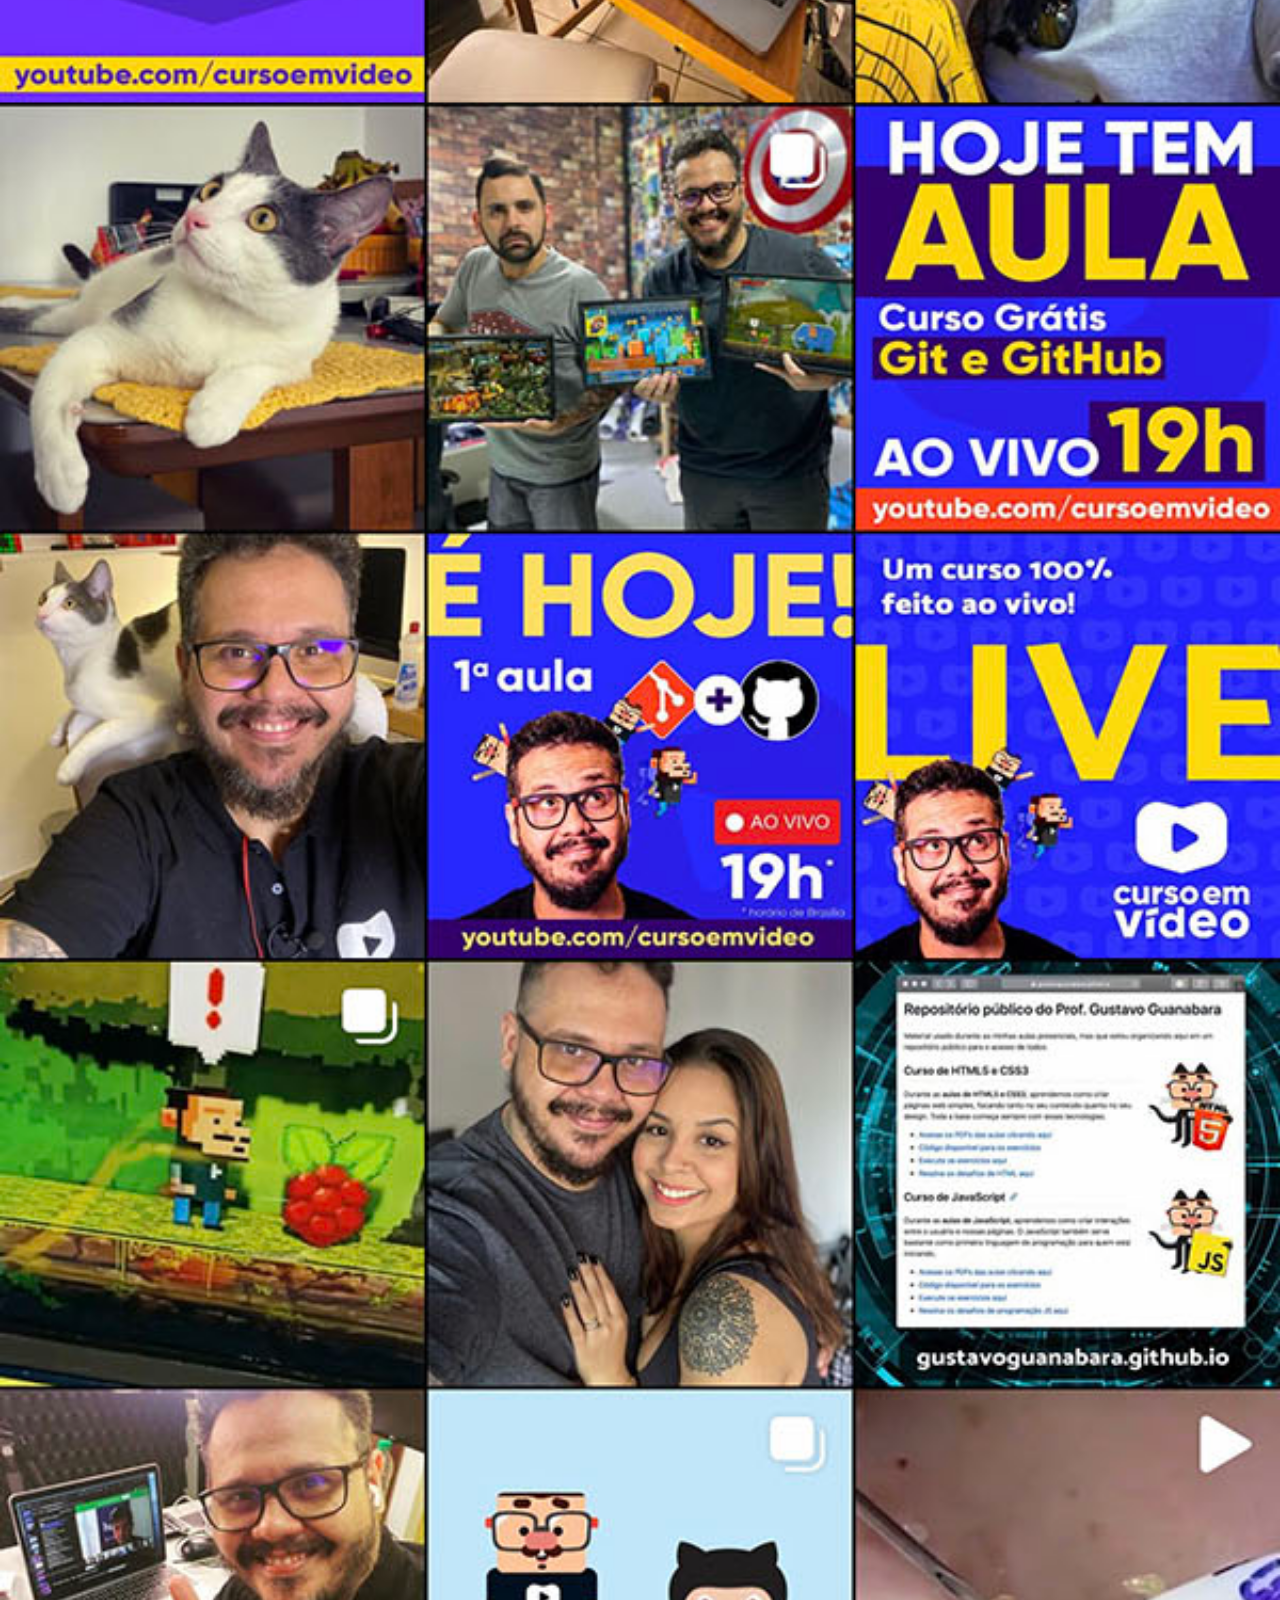
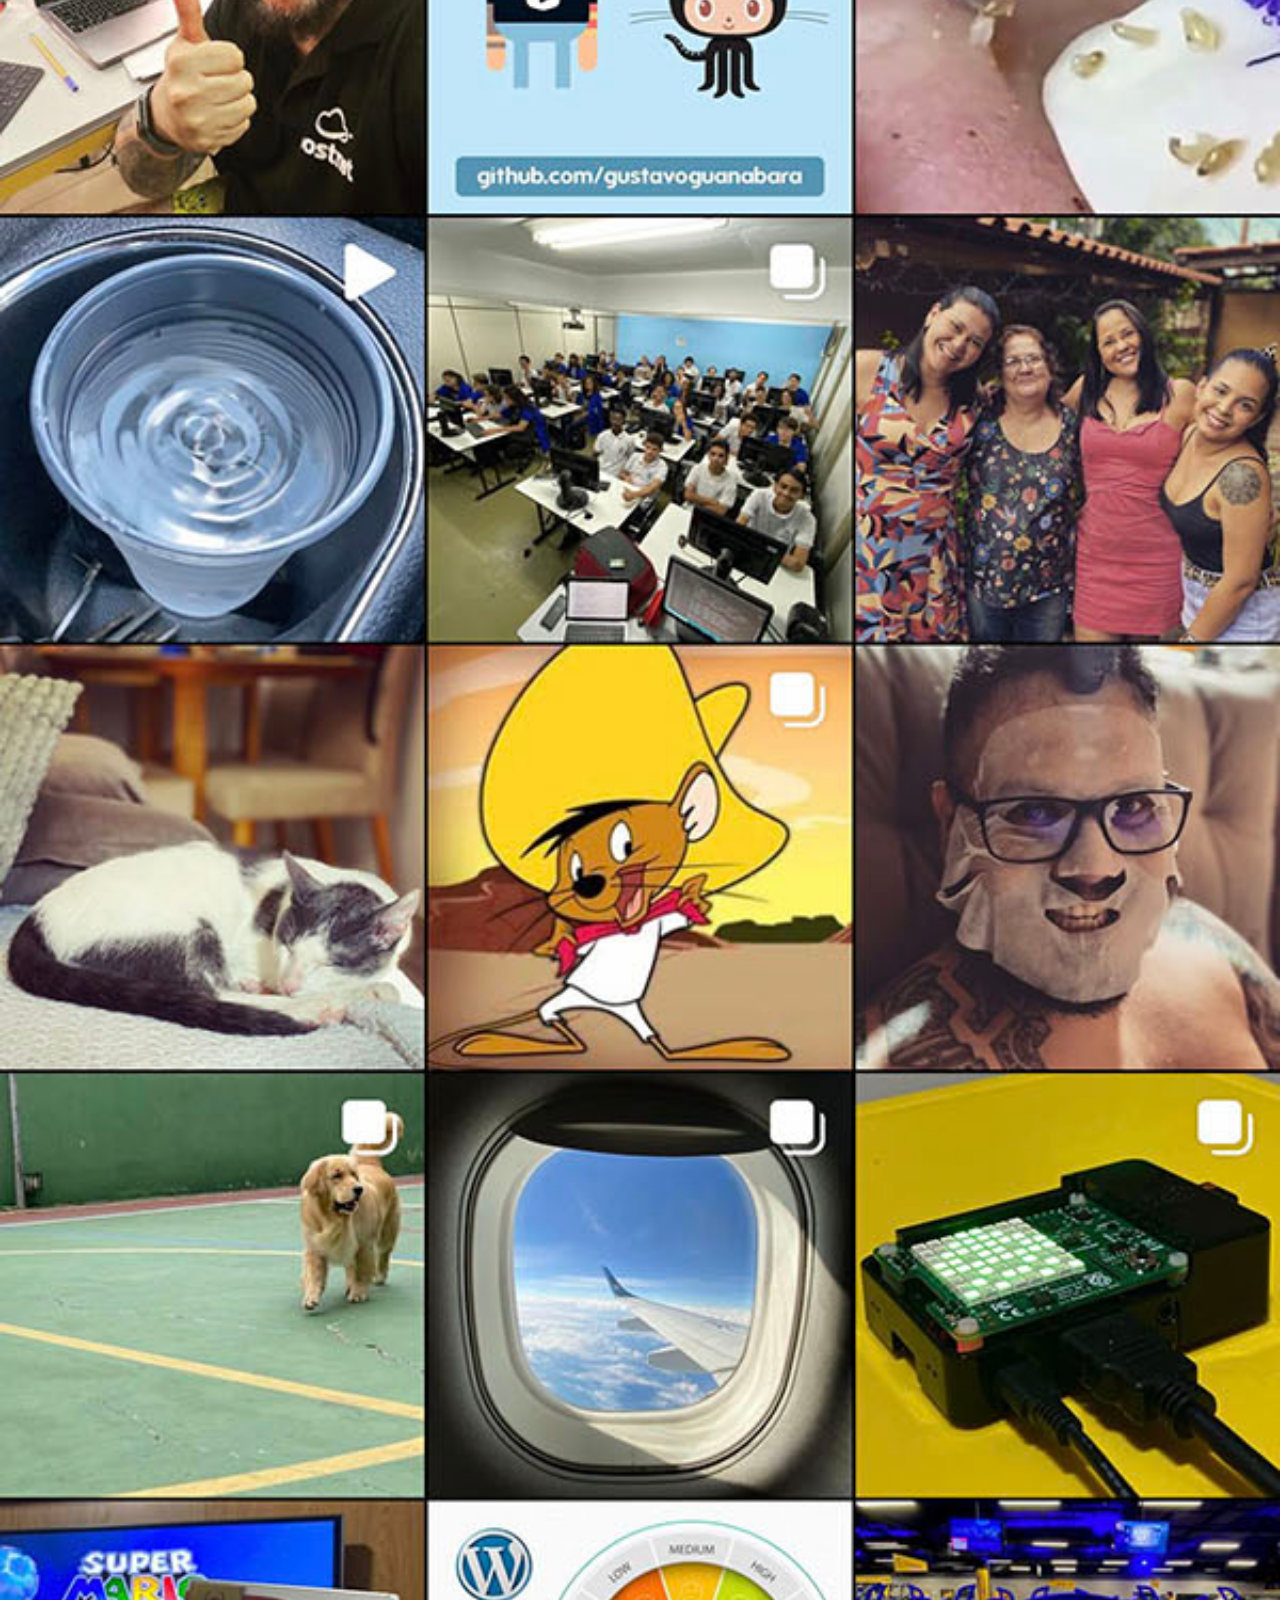
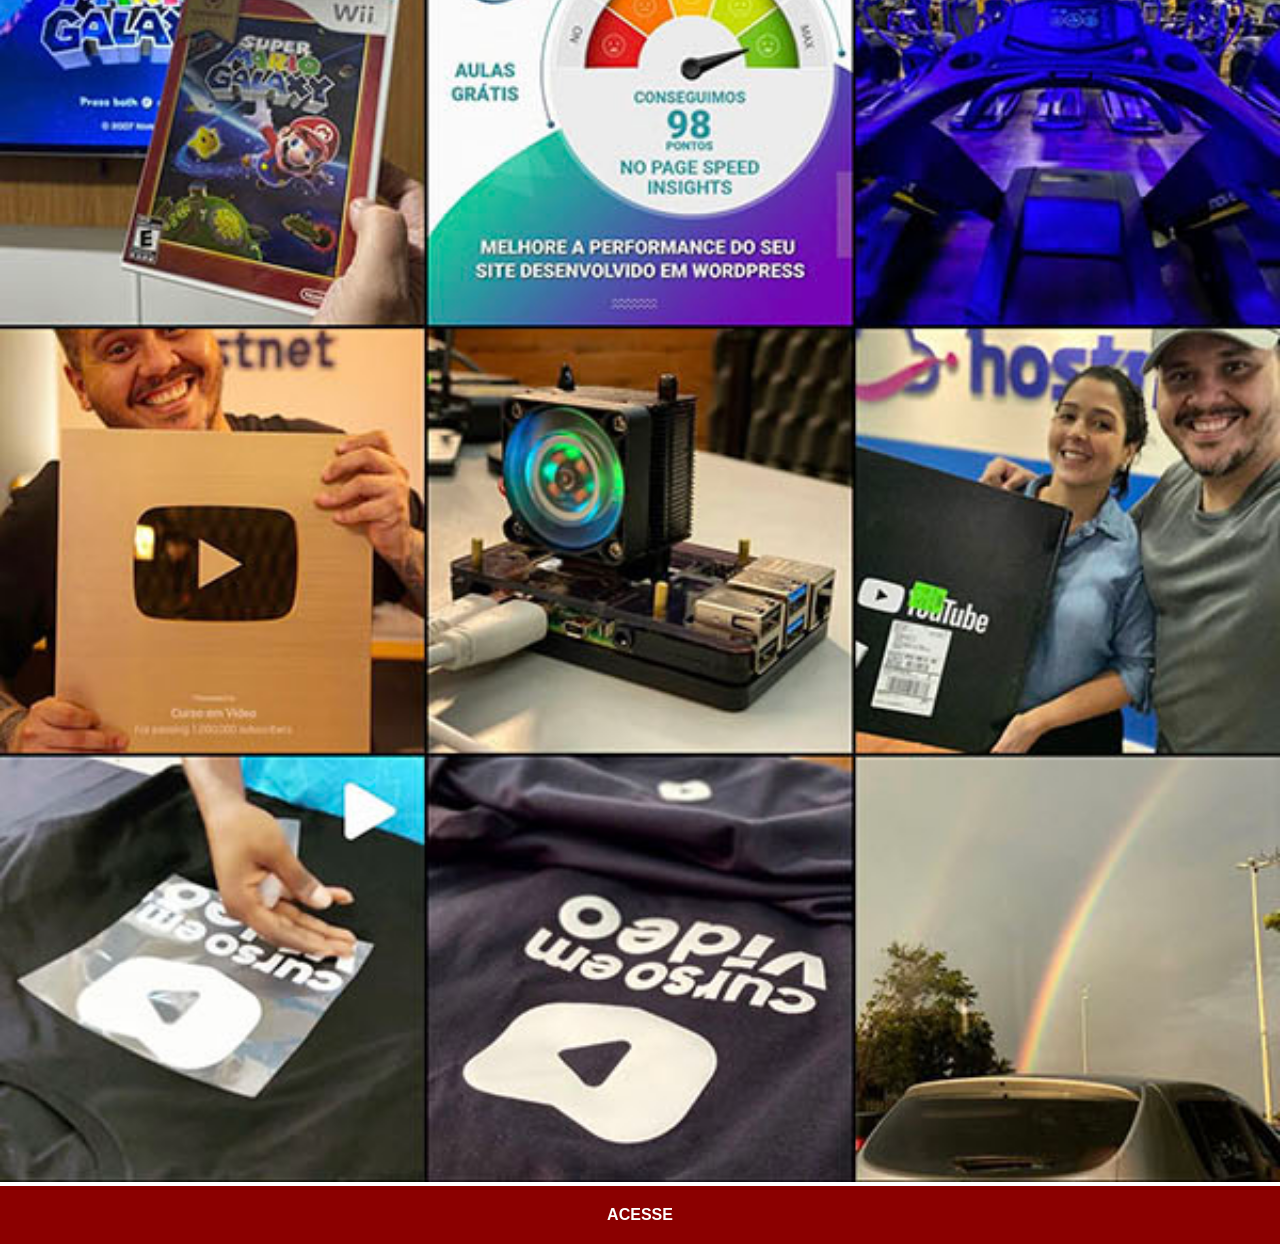
<file: instagram.html>
<!DOCTYPE html>
<html lang="pt-br">
<head>
    <meta charset="UTF-8">
    <meta name="viewport" content="width=device-width, initial-scale=1.0">
    <title>Instagram</title>
    <link rel="stylesheet" href="estilos/social.css">
</head>
<body>
    <img src="imagens/tela-instagram.jpg" alt="instagram">
    <a href="https://www.instagram.com/gustavoguanabara/" target="_blank">ACESSE</a>
</body>
</html>
</file>
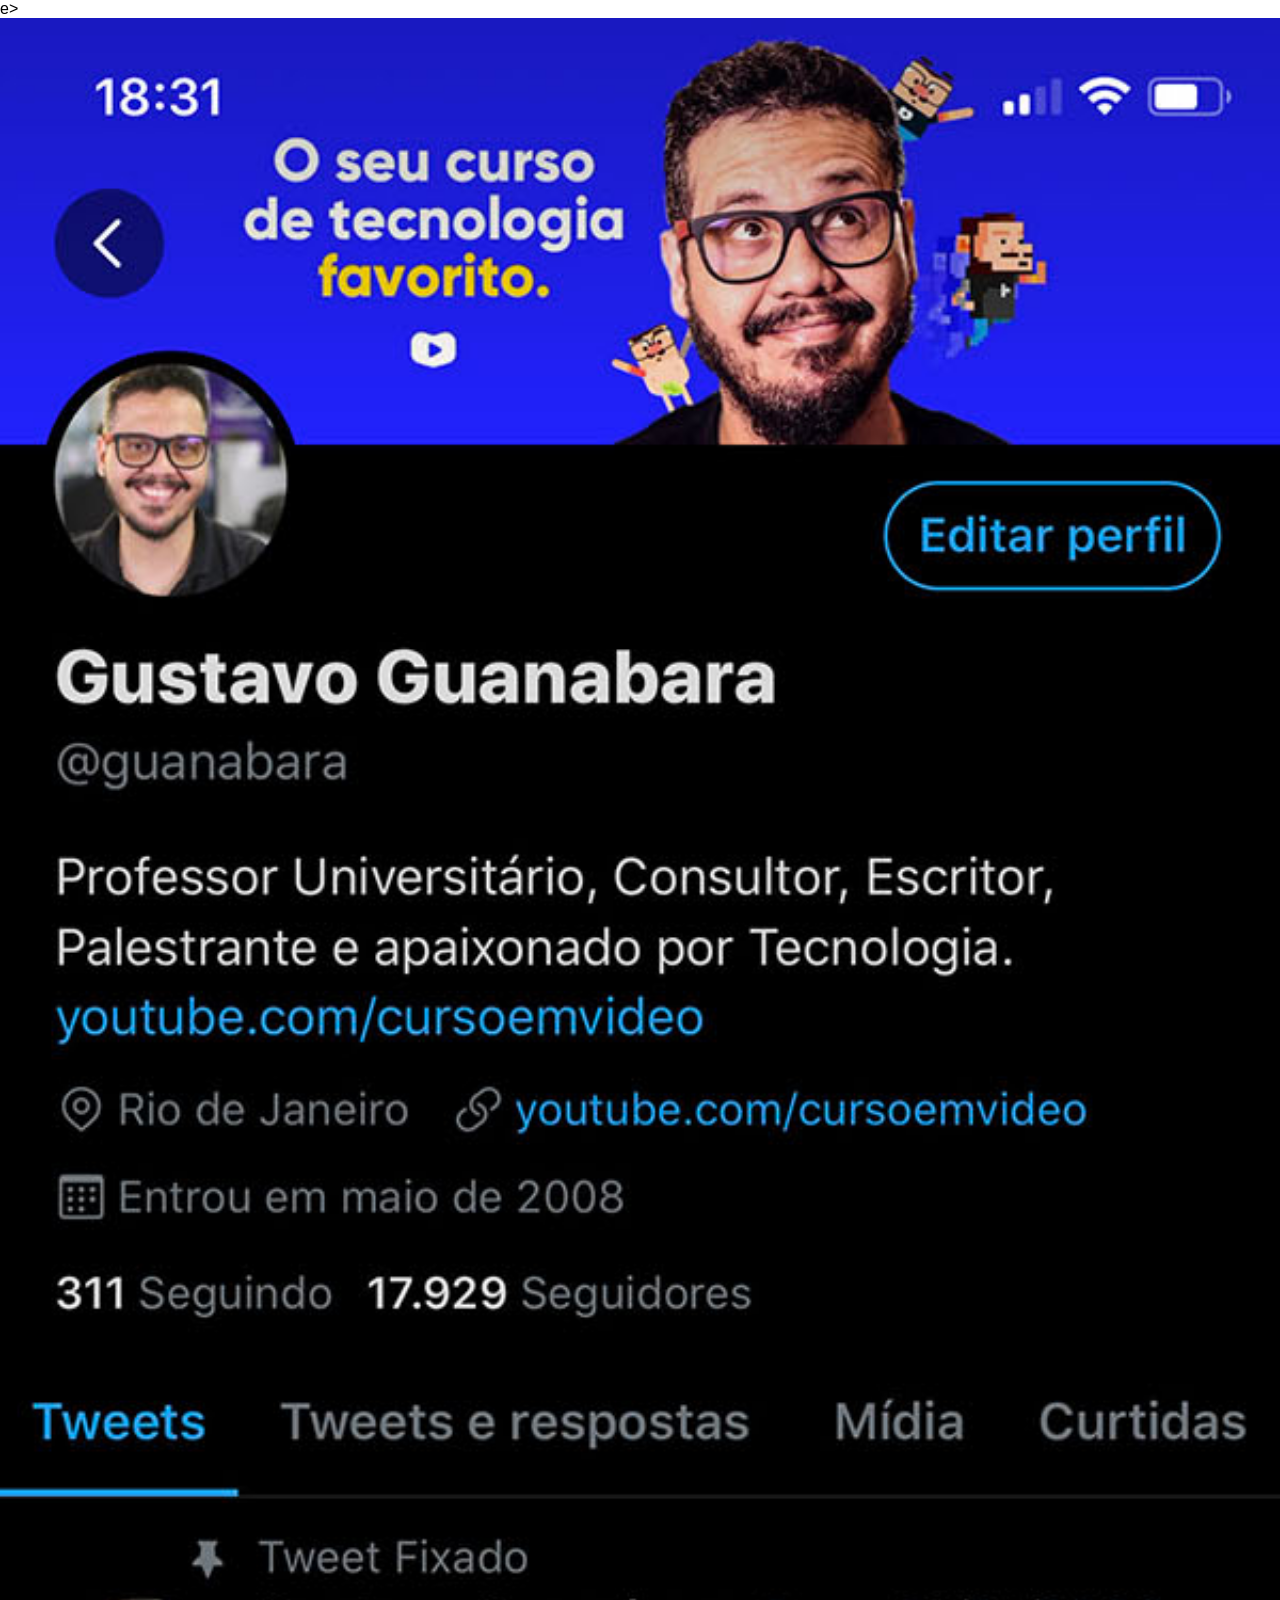
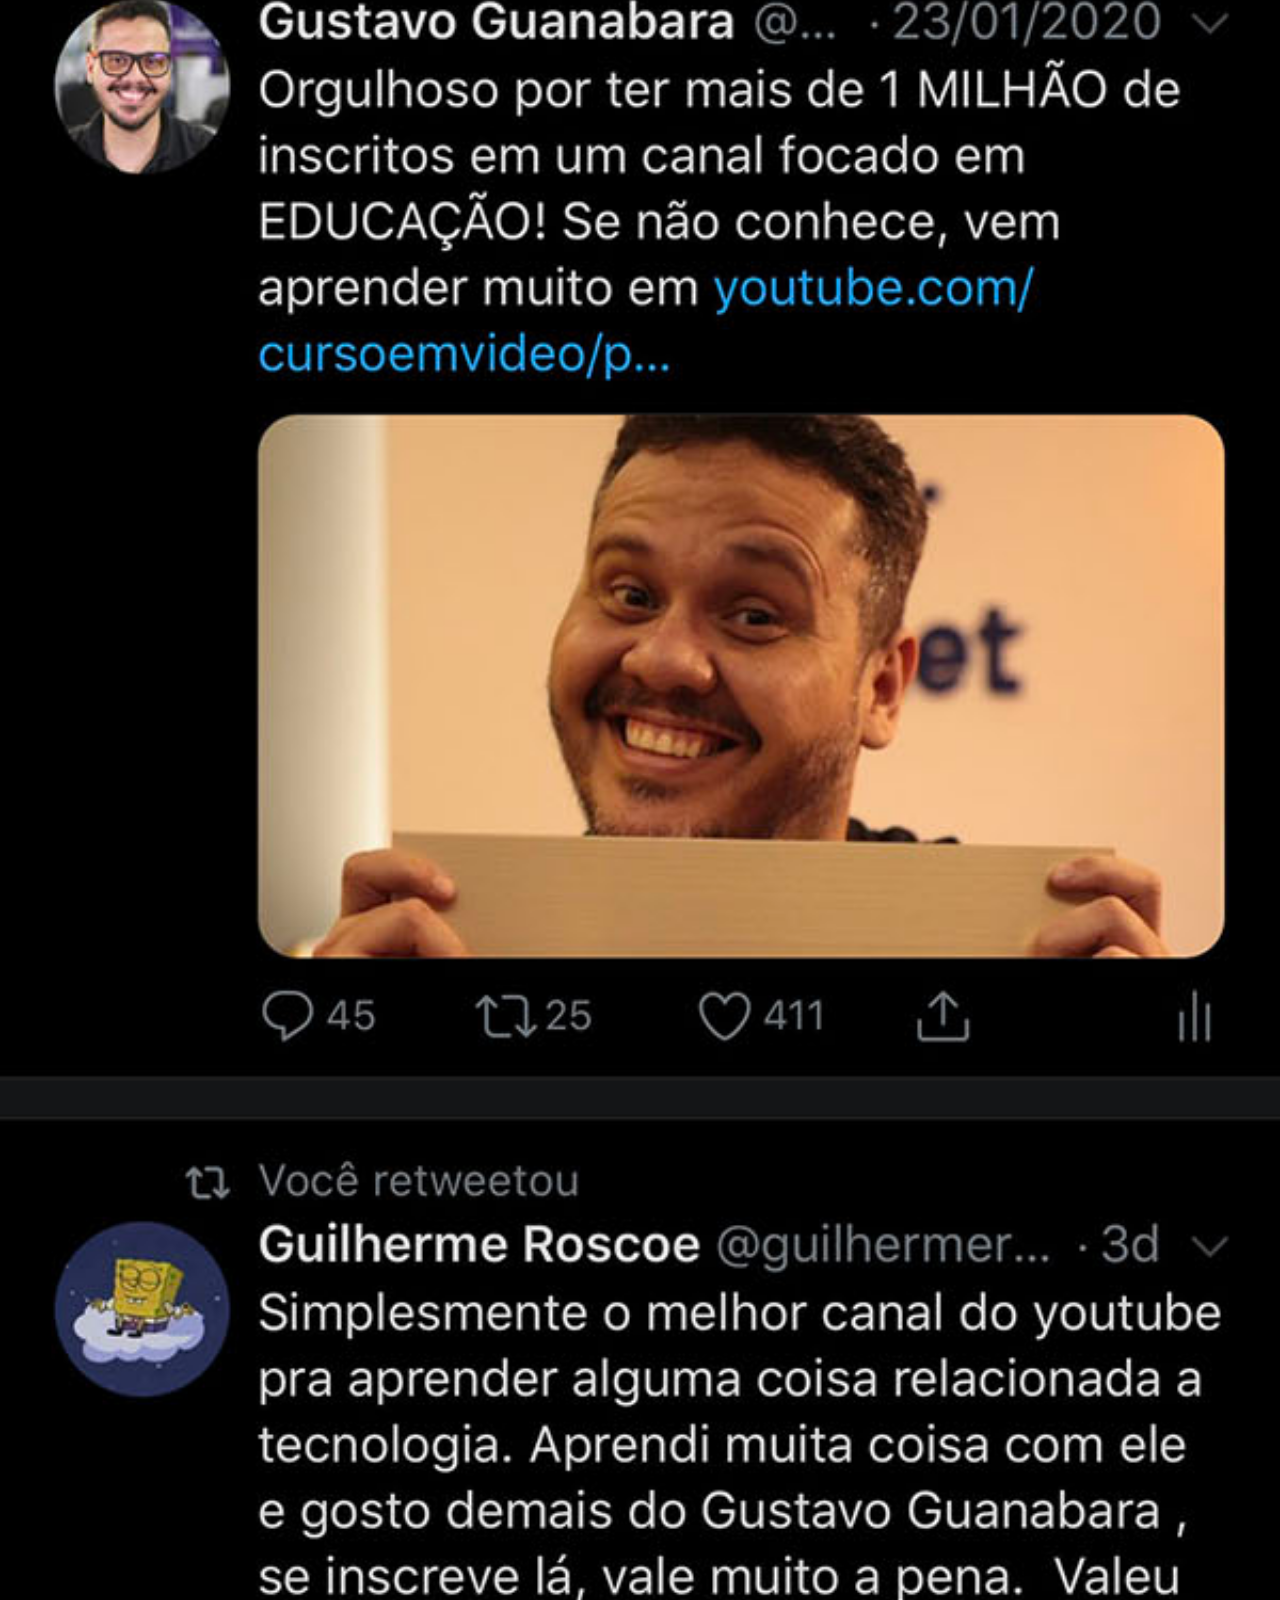
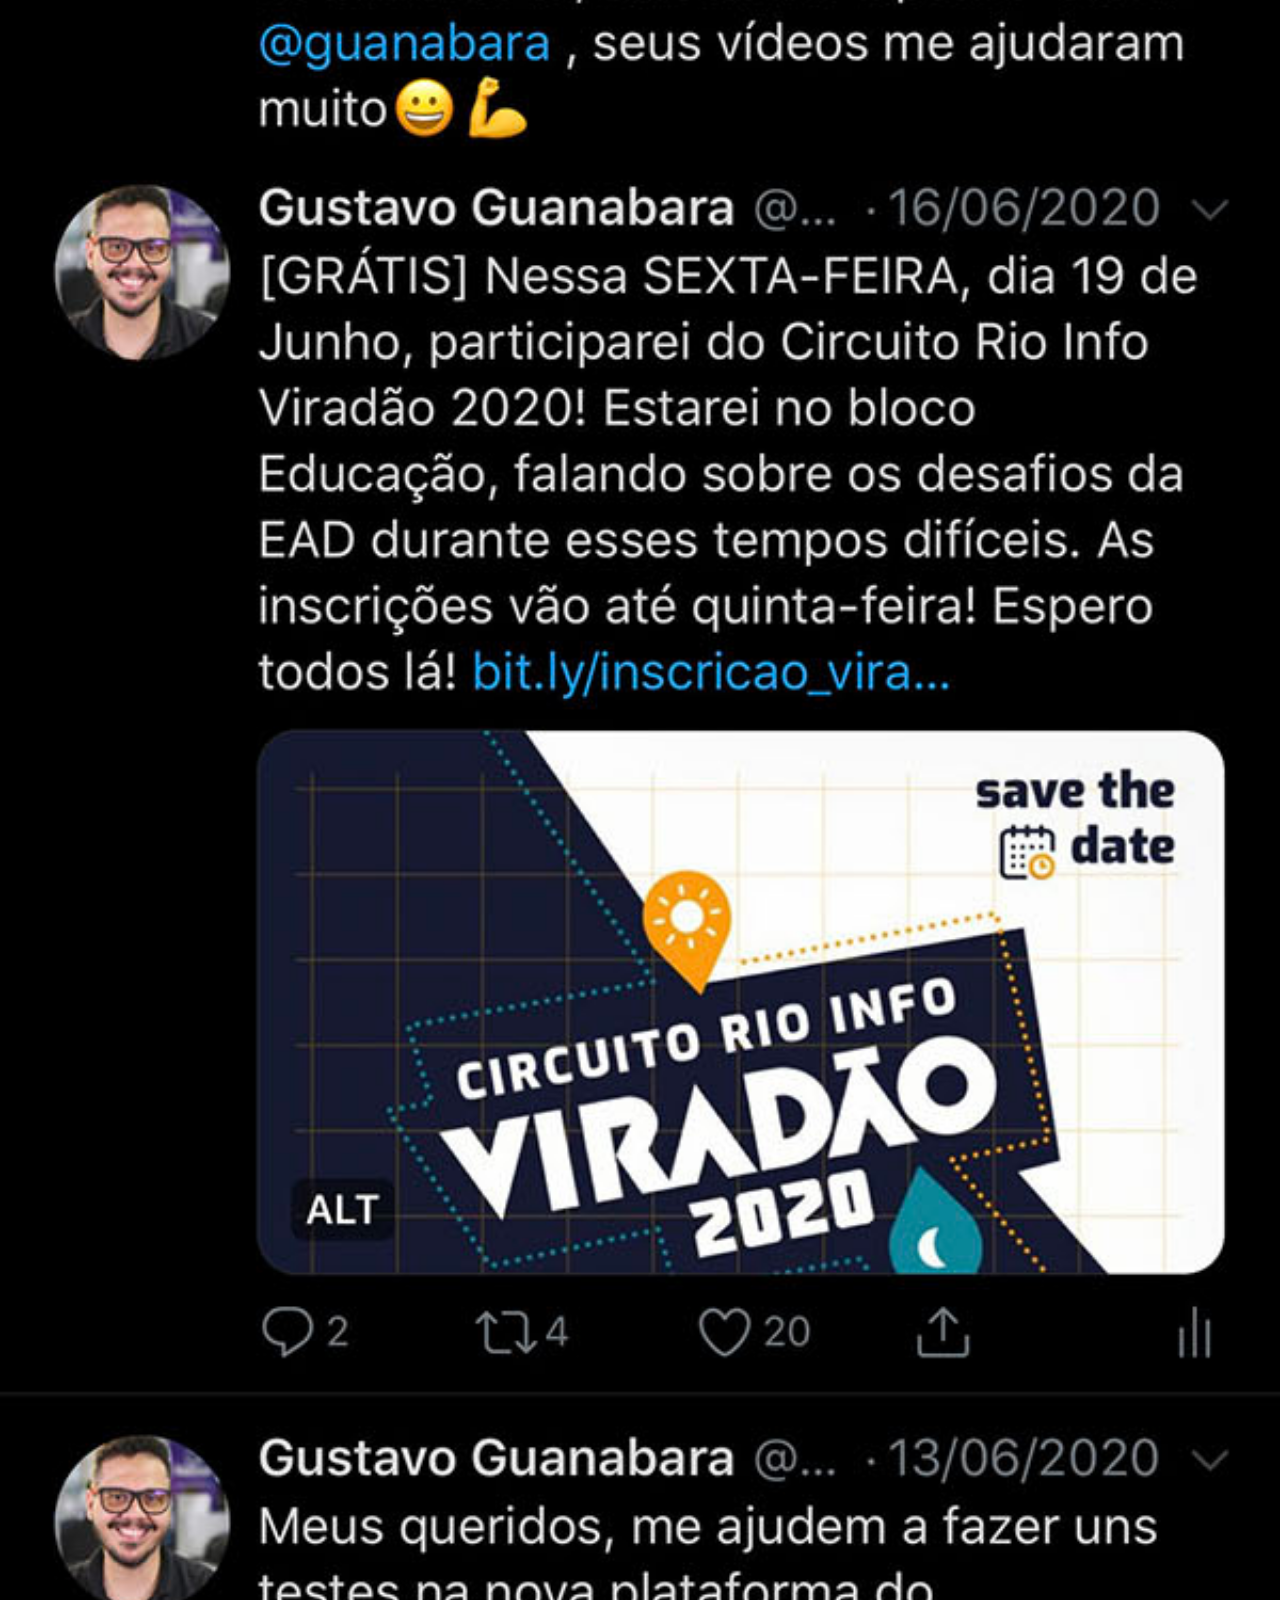
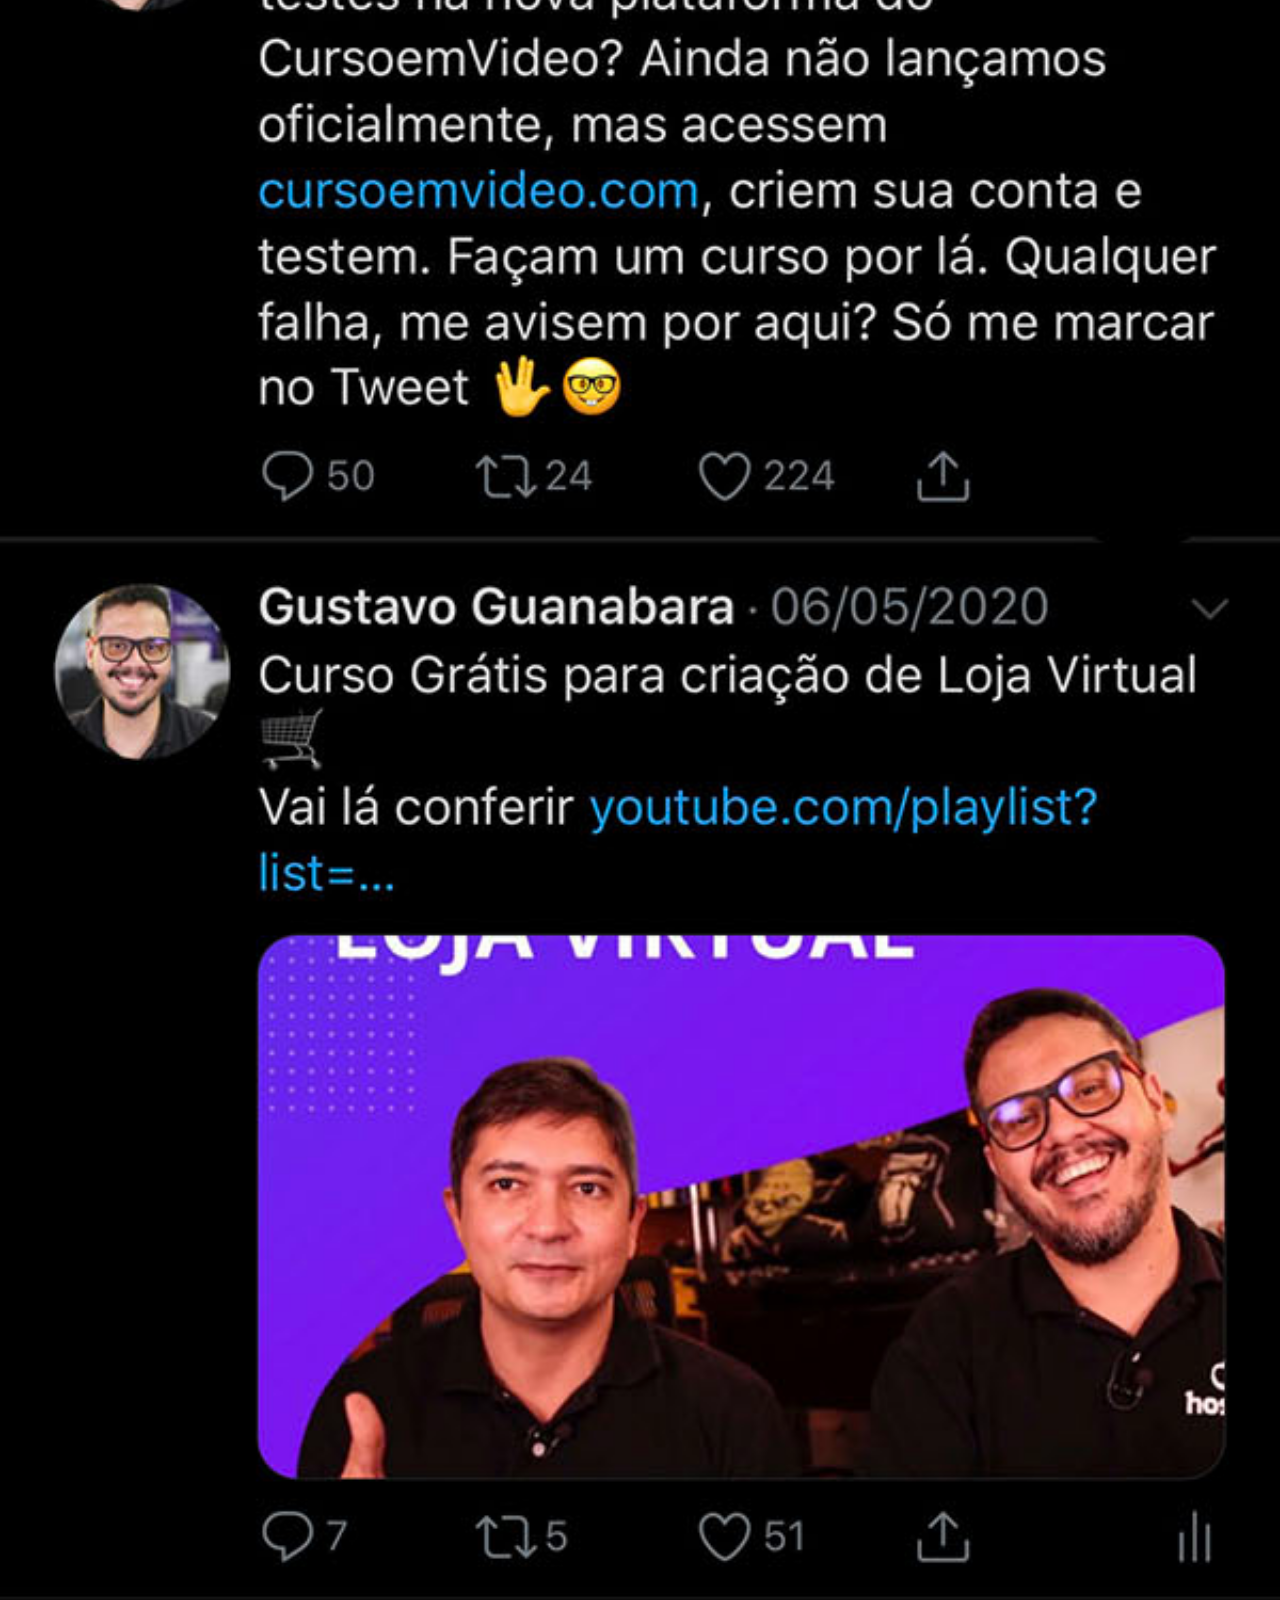
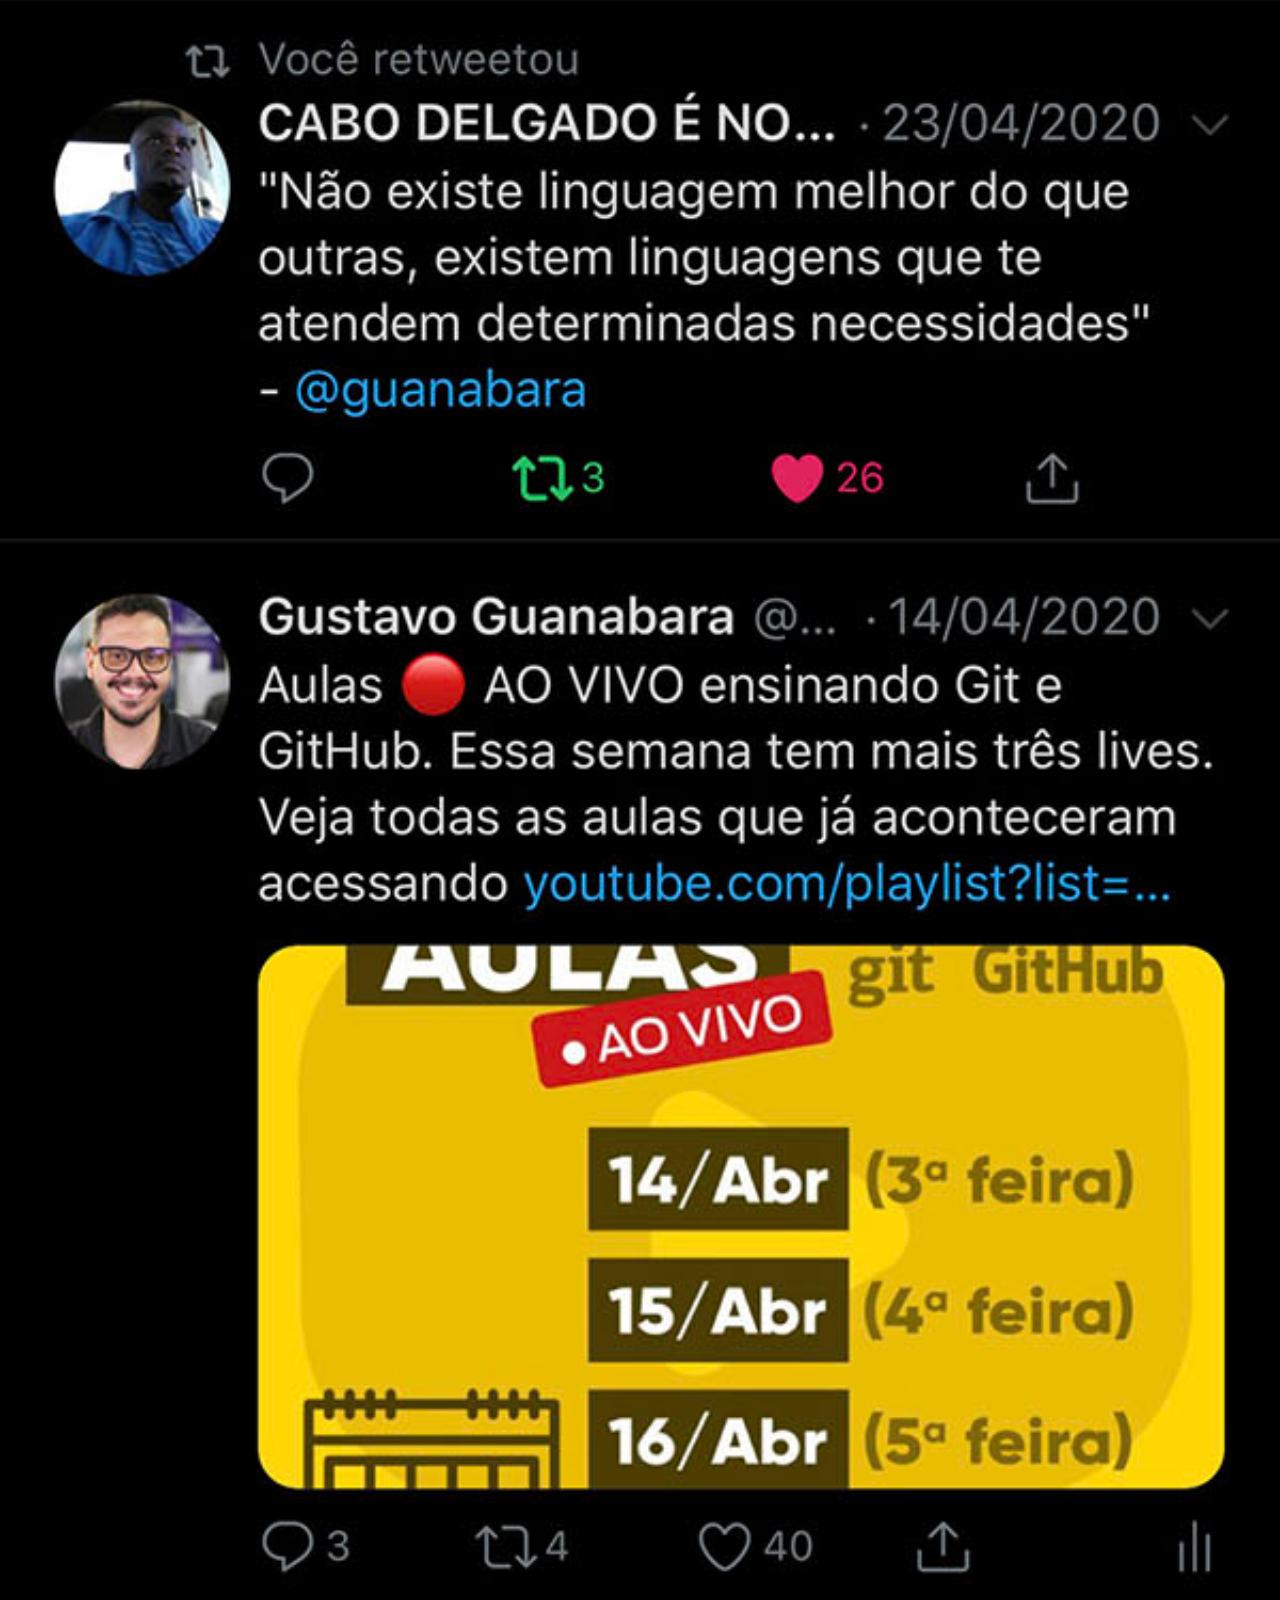
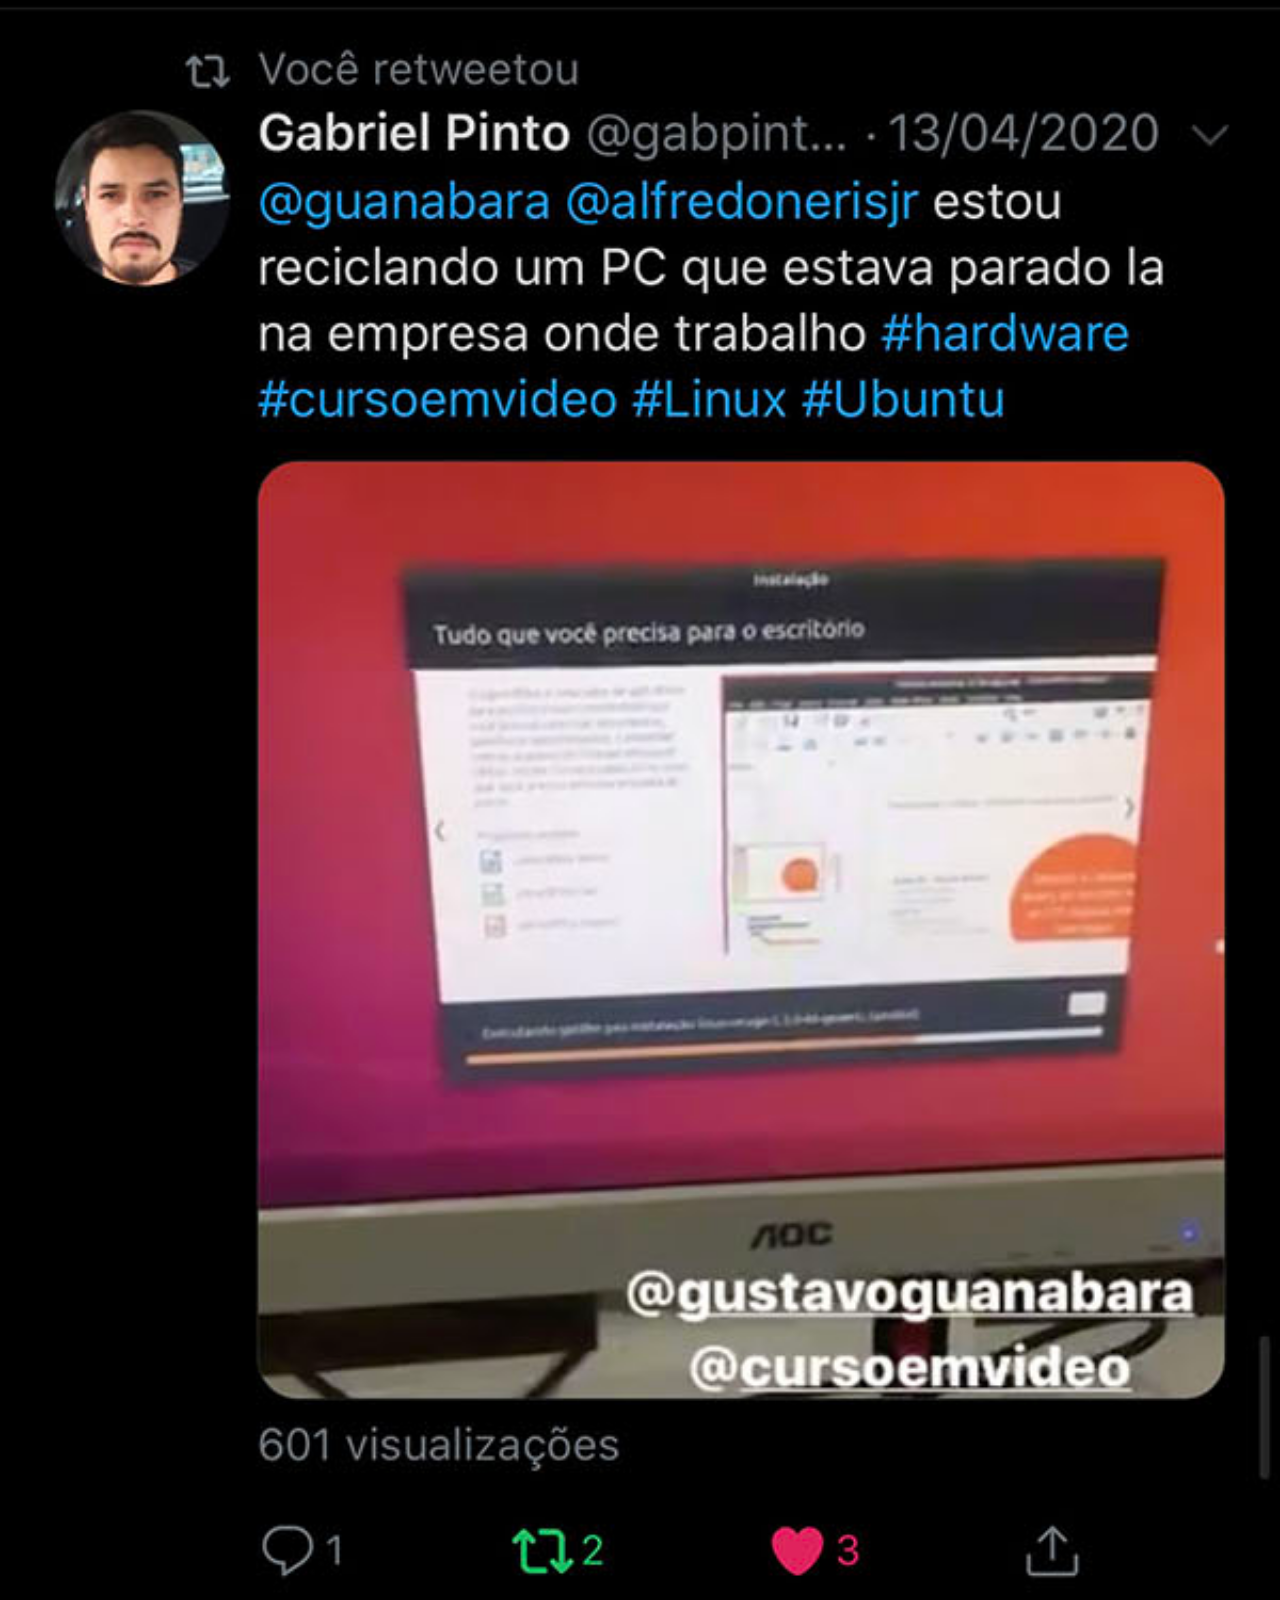
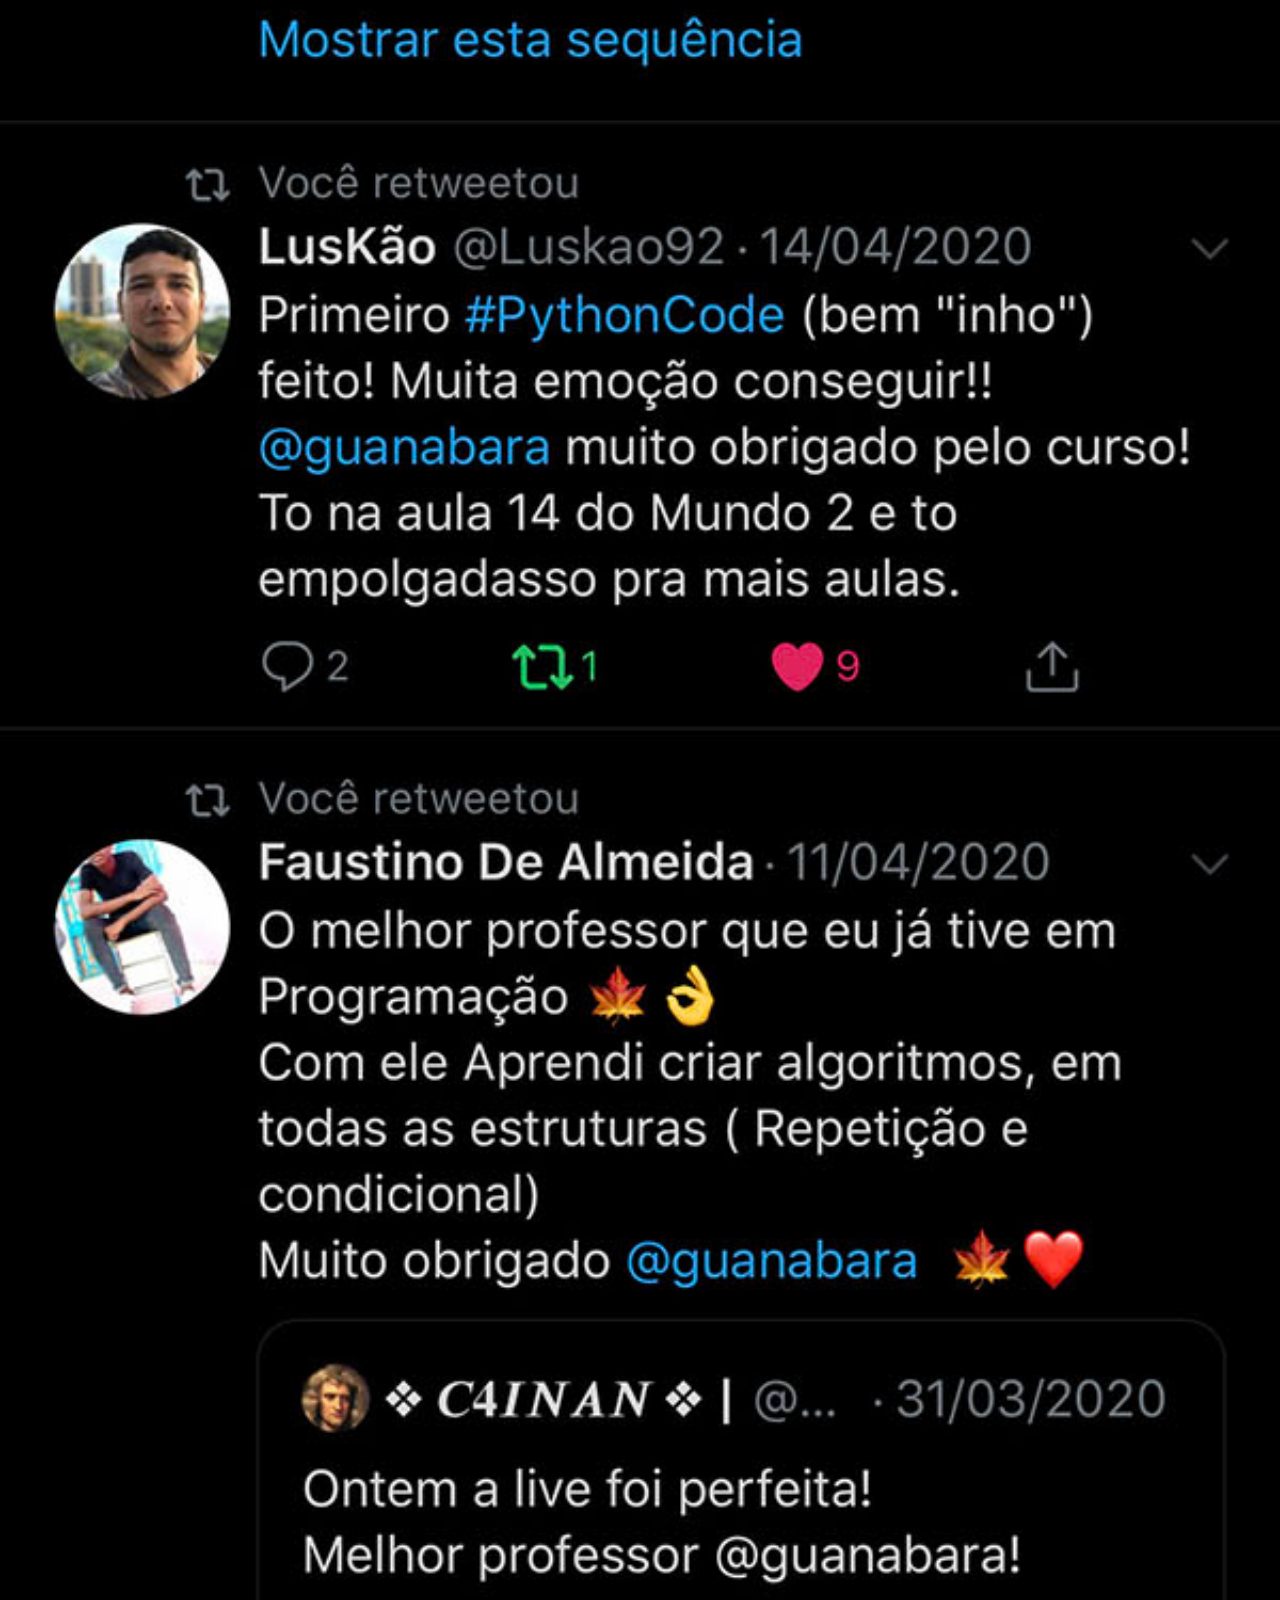
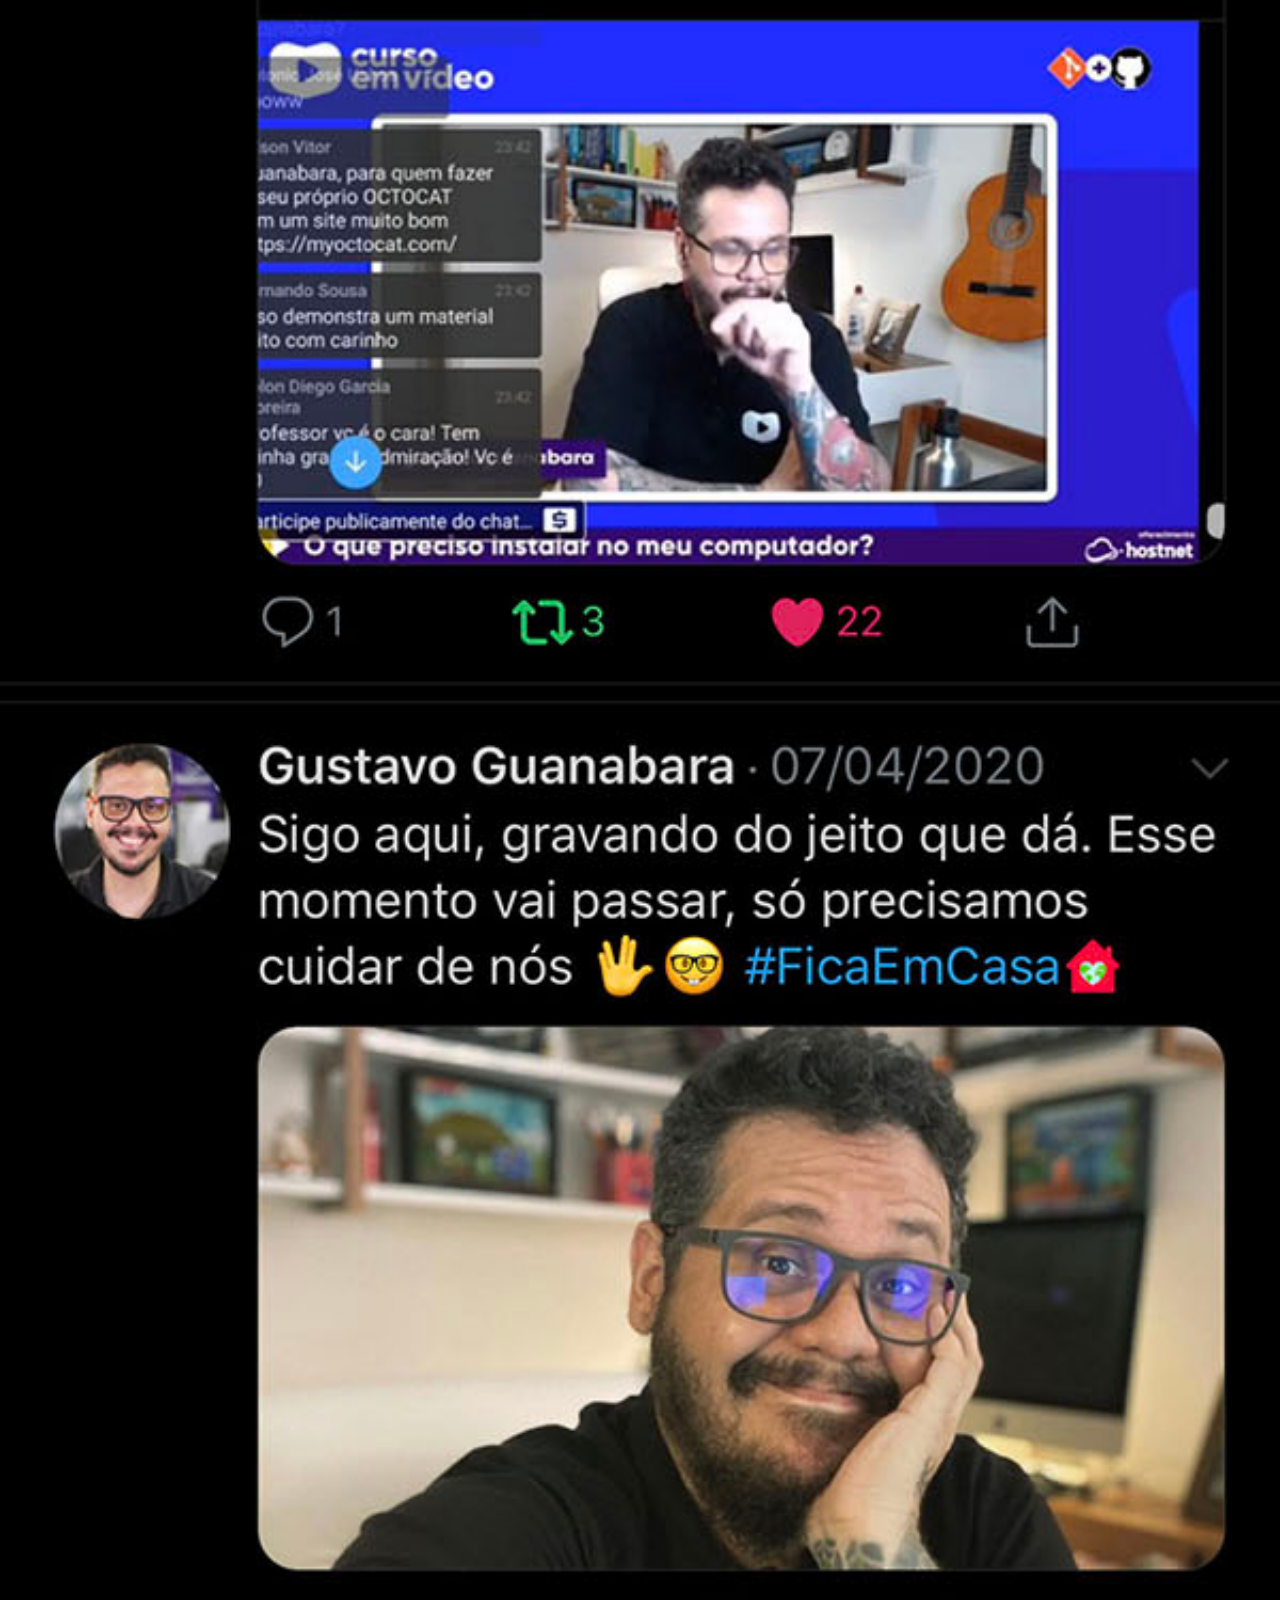
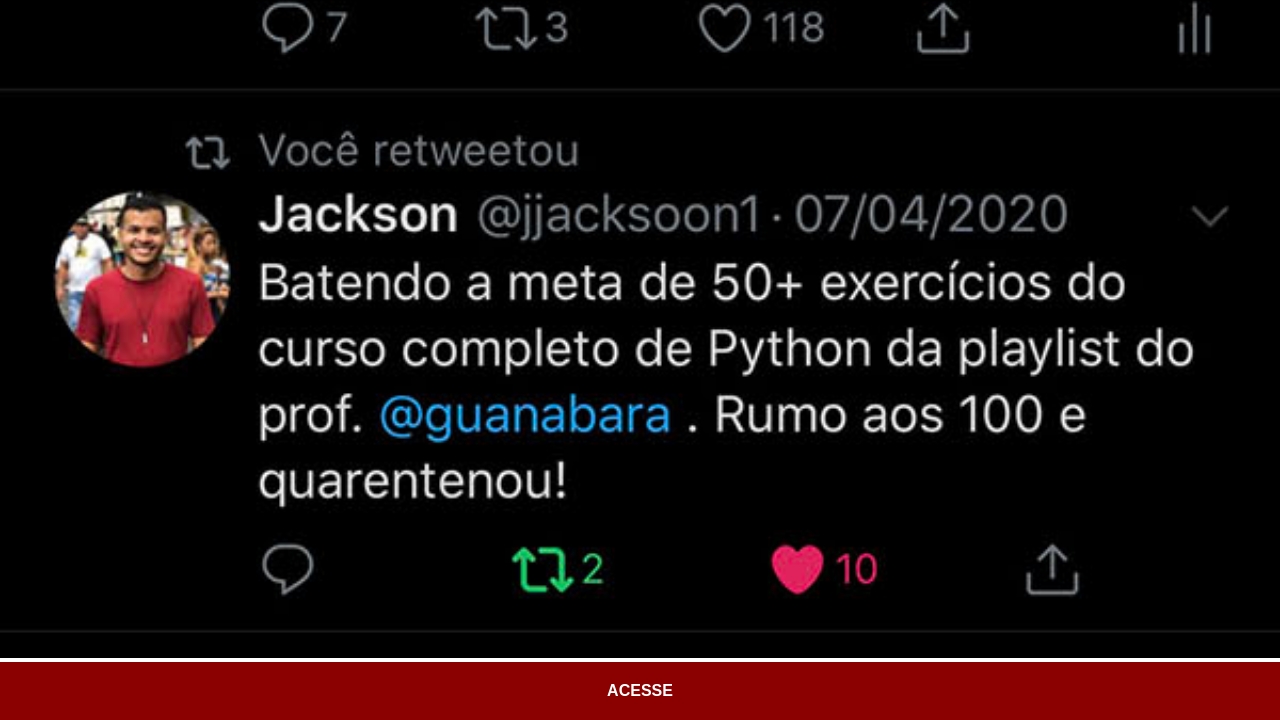
<file: twitter.html>
<!DOCTYPE html>
<html lang="pt-br">
<head>
    <meta charset="UTF-8">
    <meta name="viewport" content="width=device-width, initial-scale=1.0">
    <title>Twitter</title>
    <link rel="stylesheet" href="estilos/social.css">e>
</head>
<body>
    <img src="imagens/tela-twitter.jpg" alt="twitter">
    <a href="https://x.com/guanabara" target="_blank">ACESSE</a>
</body>
</html>
</file>
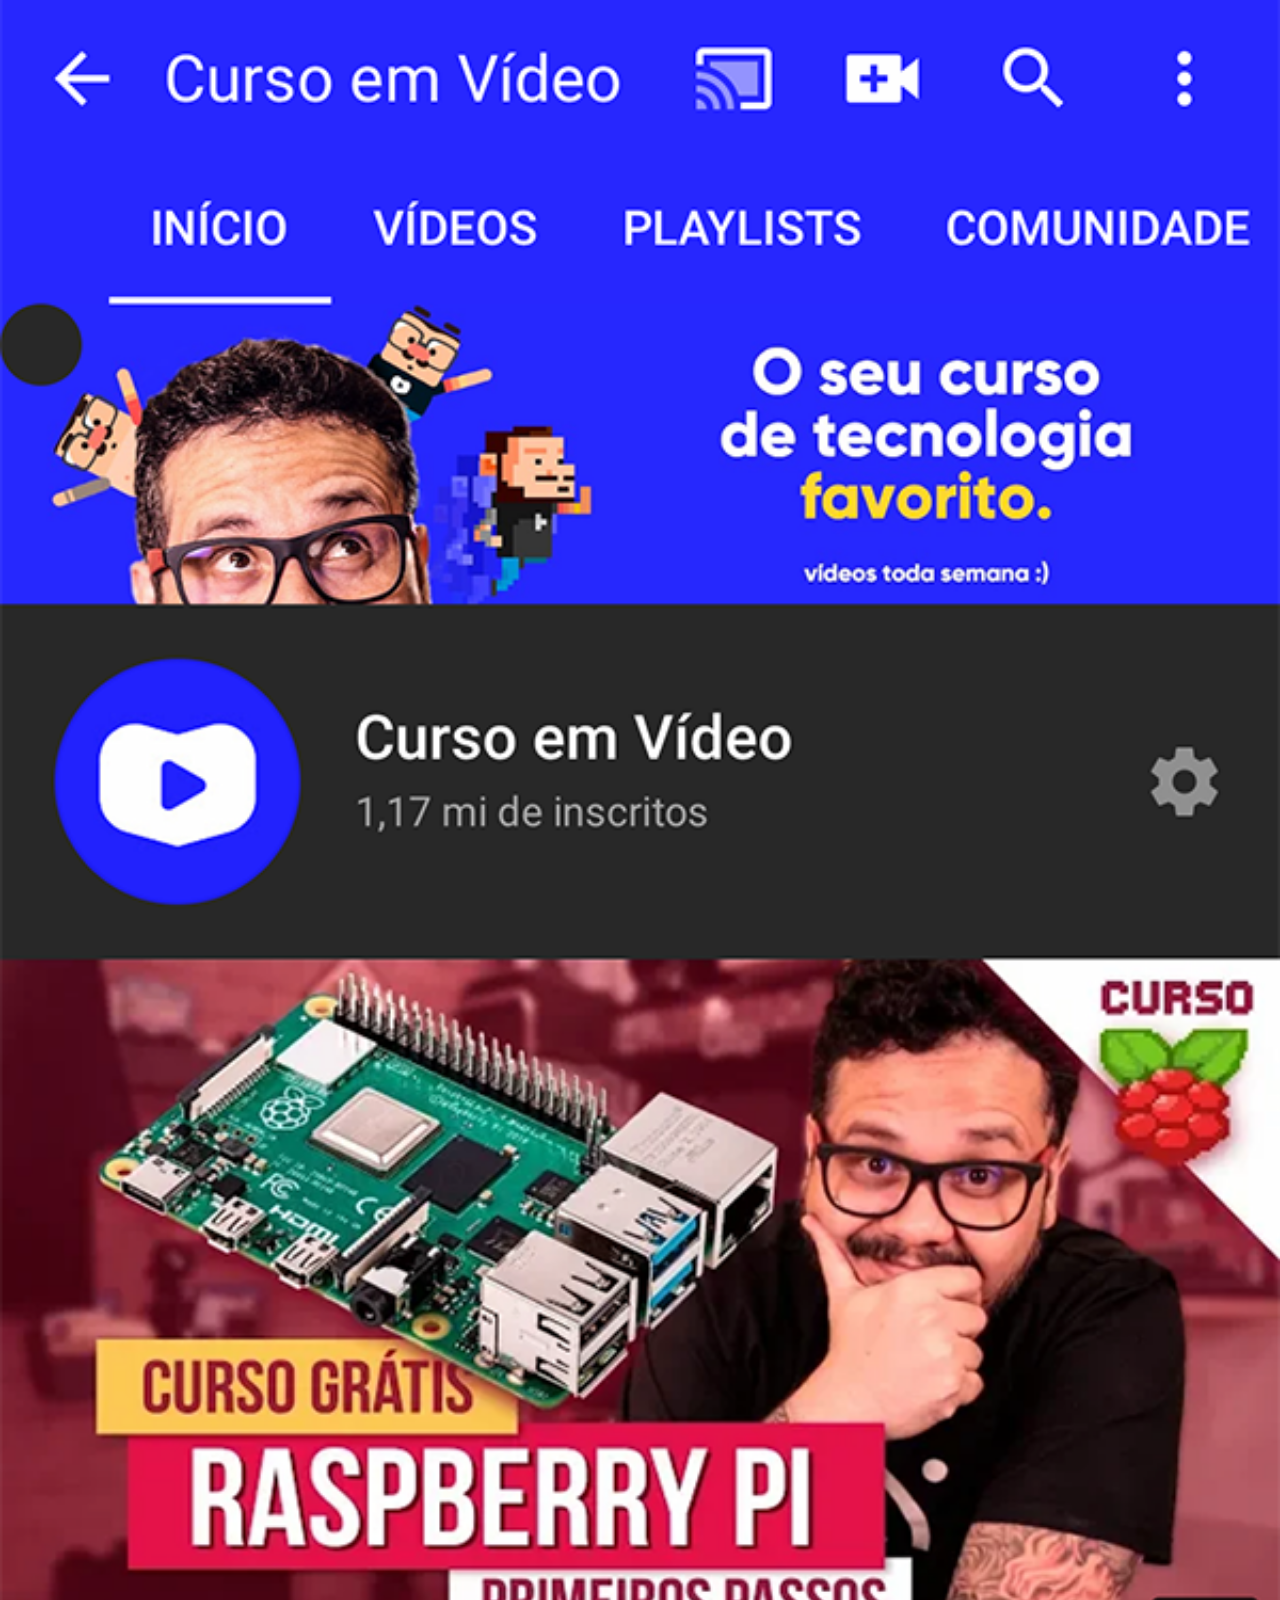
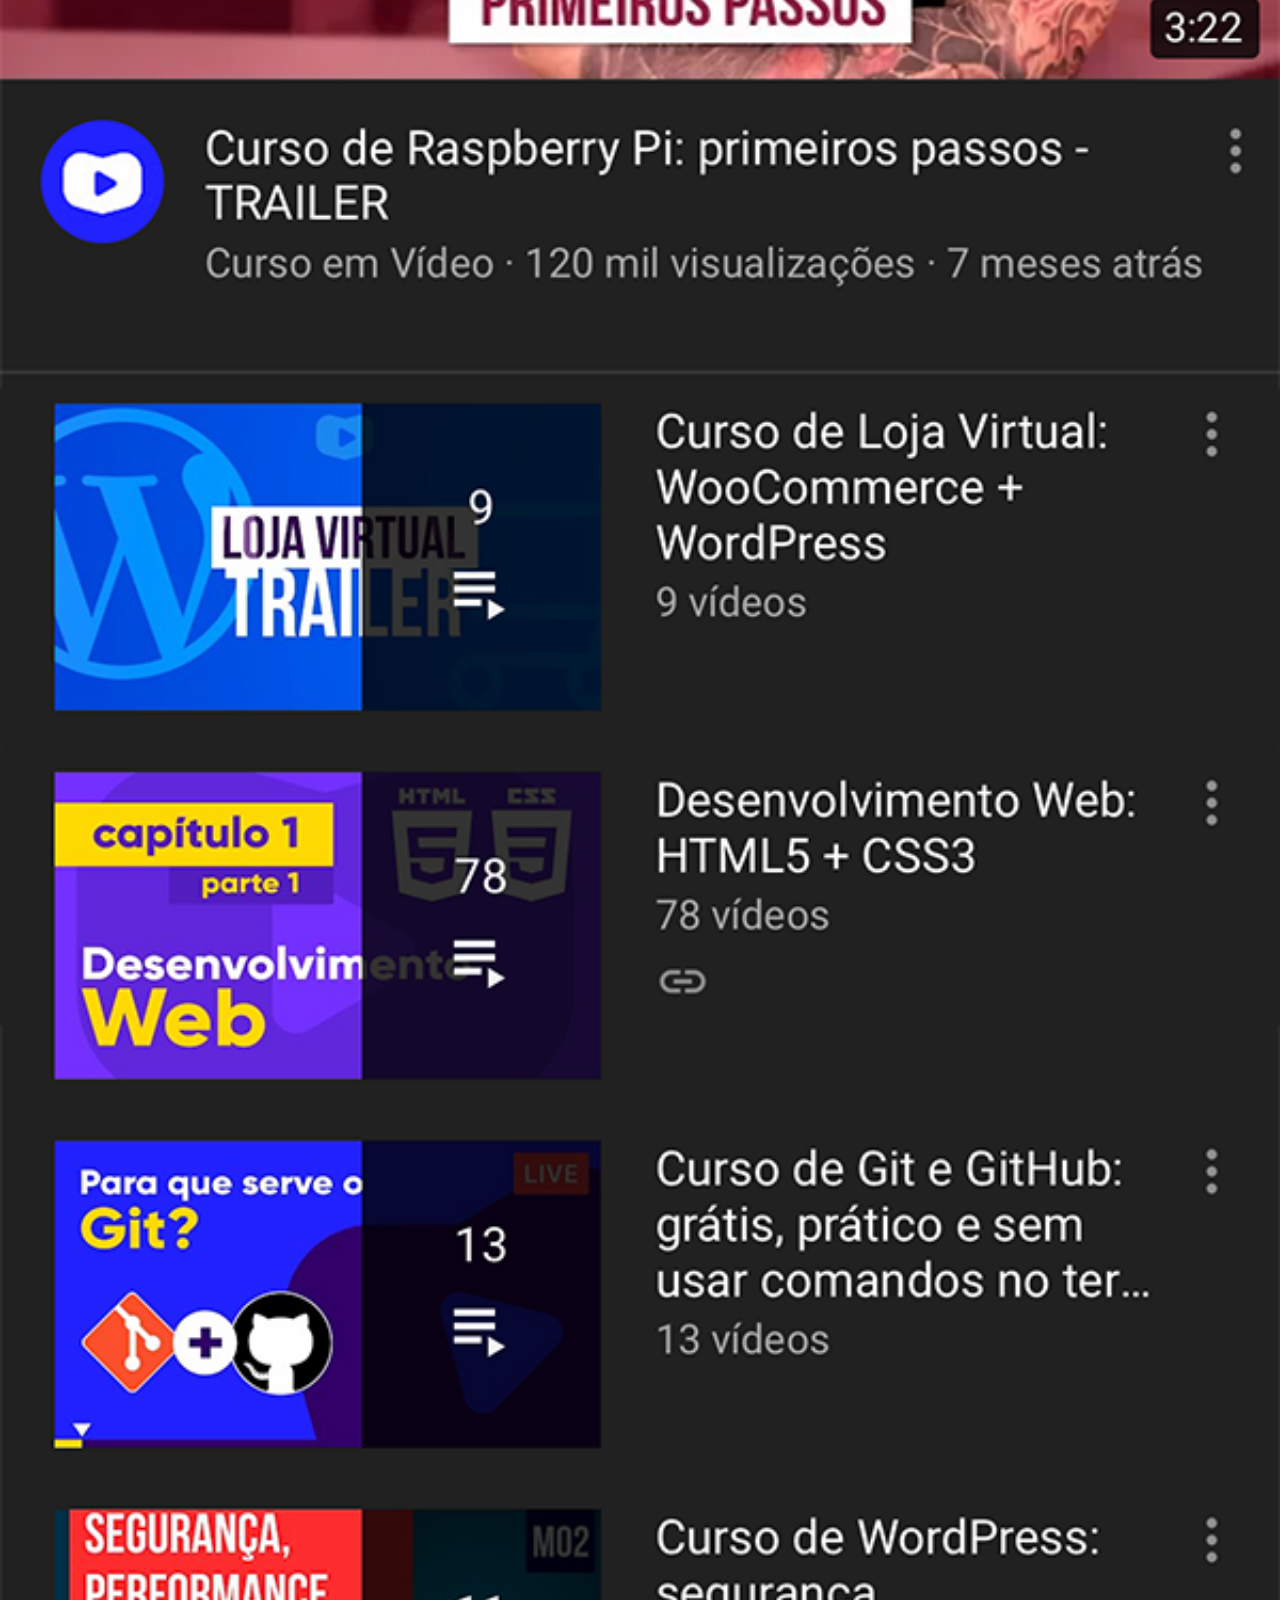
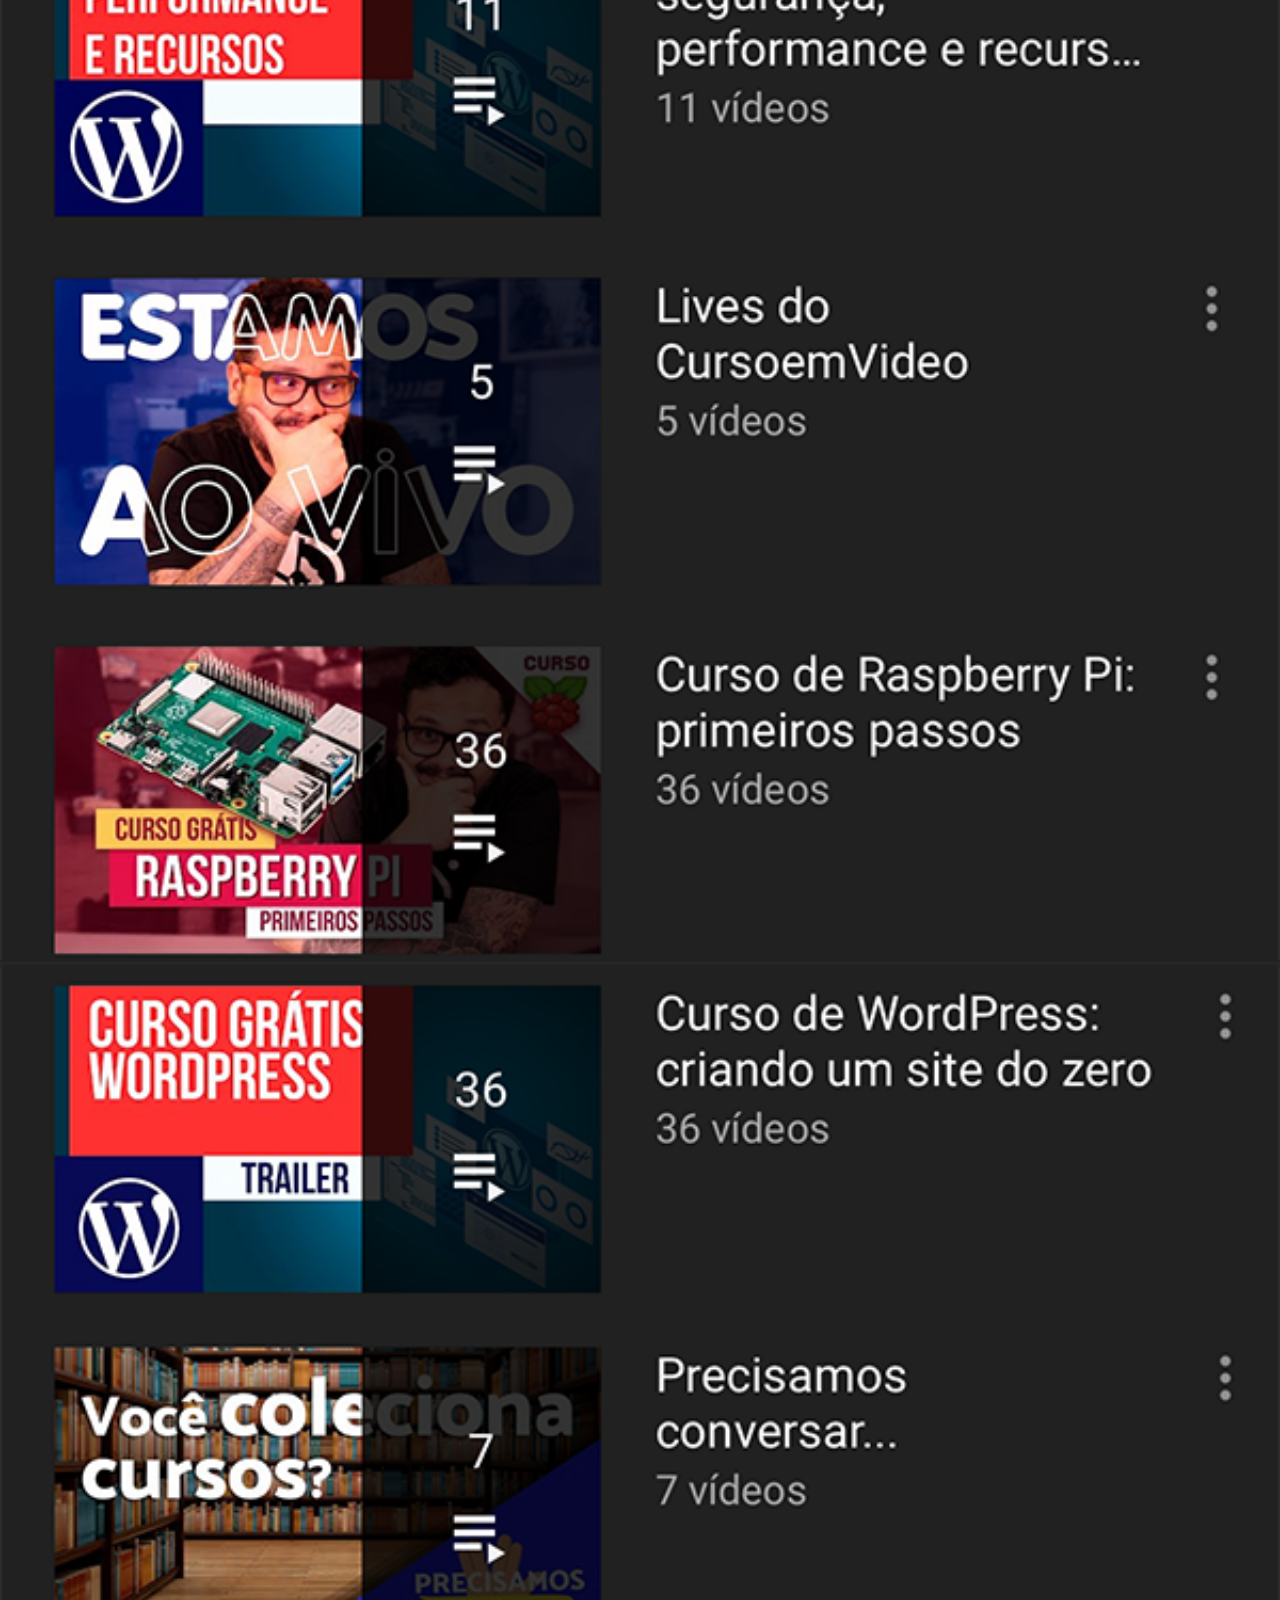
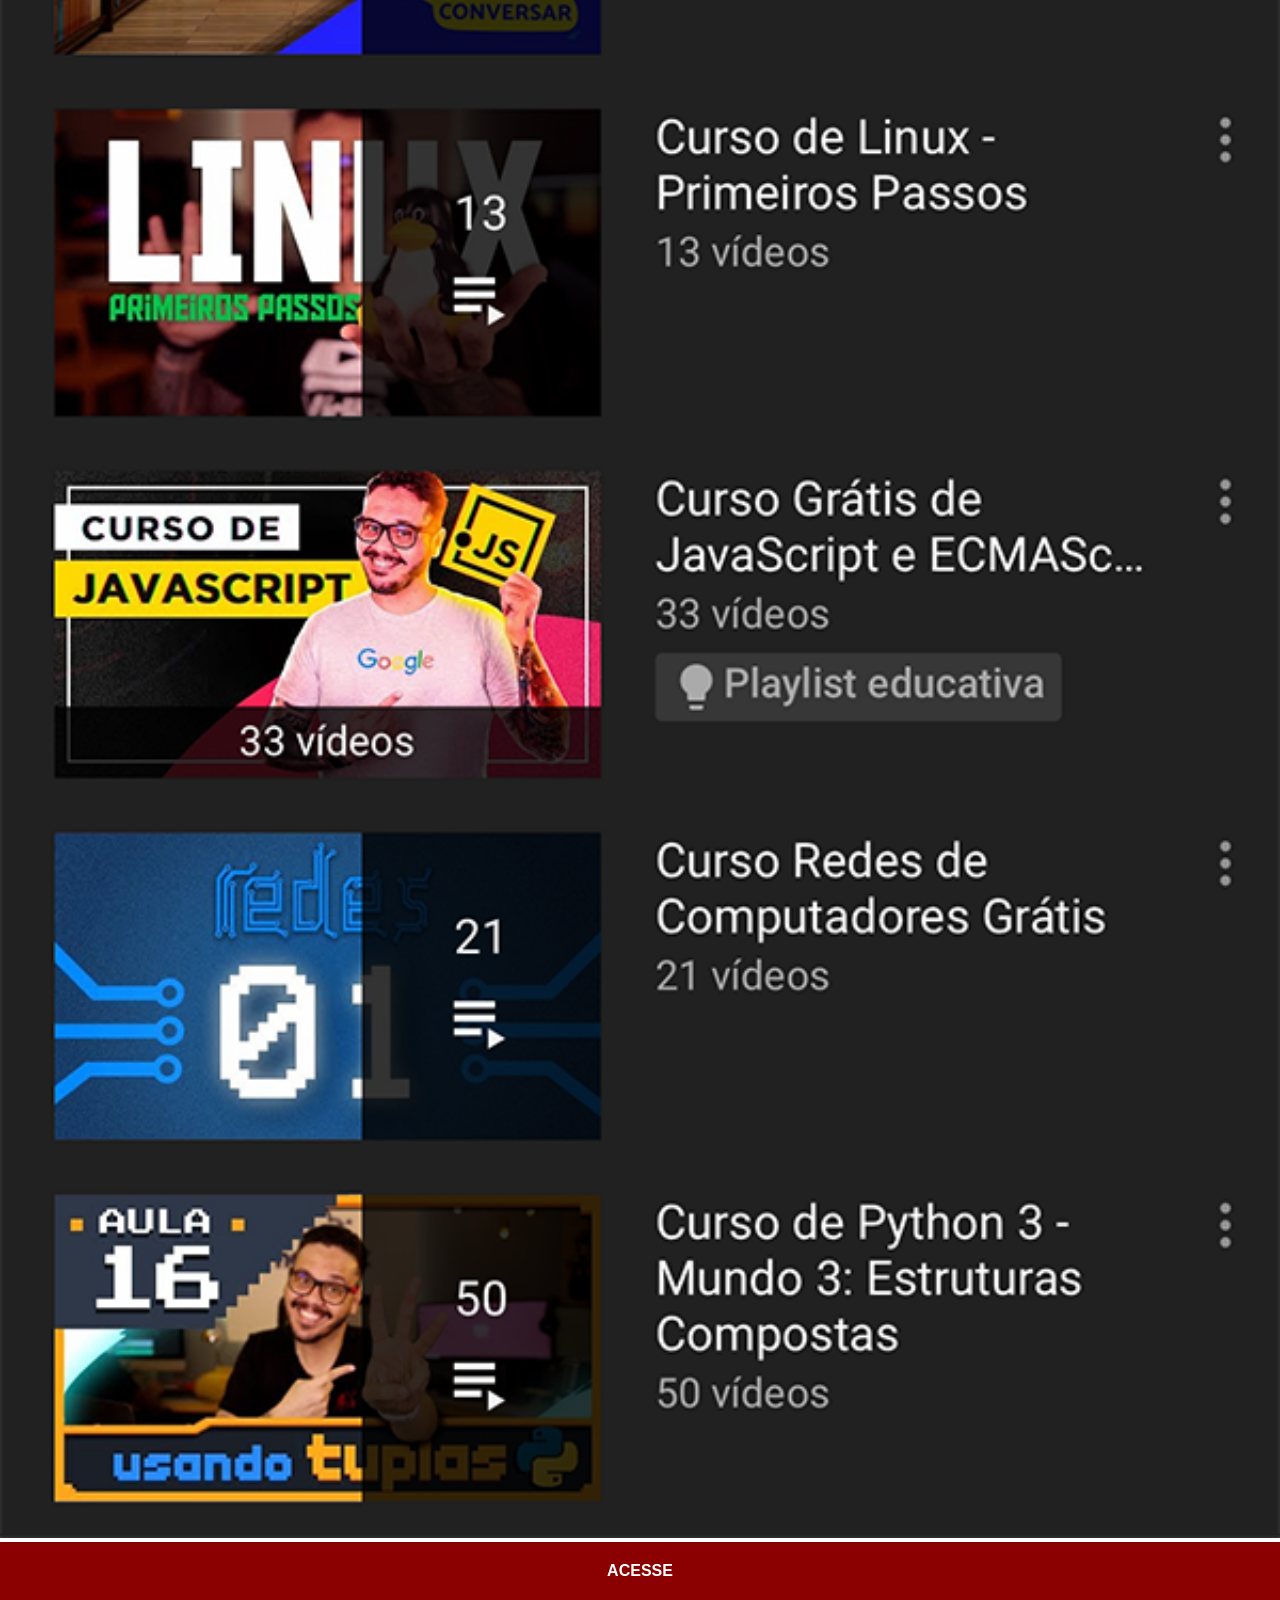
<file: youtube.html>
<!DOCTYPE html>
<html lang="pt-br">
<head>
    <meta charset="UTF-8">
    <meta name="viewport" content="width=device-width, initial-scale=1.0">
    <title>Youtube</title>
    <link rel="stylesheet" href="estilos/social.css">
</head>
<body>
    <img src="imagens/tela-youtube.png" alt="Youtube">
    <a href="https://www.youtube.com/@cursoemvideo/playlists" target="_blank">ACESSE</a>
</body>
</html>
</file>
<file: estilos/style.css>
@charset "UTF-8";

*{
    margin: 0;
    padding: 0;
    font-family: Arial, Helvetica, sans-serif;
}

html, body{
    height: 100vh;
    width: 100vw;
    background-color: black;
}
body{
    background-image: url('../imagens/fundo-madeira.jpg');
    background-repeat: no-repeat;
    background-position: top center;
    background-size: cover;
    background-attachment: fixed;
}

main{
    height: 100vh;
    position: relative;
    
}

#telefone{
    position: absolute;
    top: 50%;
    left: 50%;
    transform: translate(-50%, -50%);

    height: 627px;
    width: 311px;
    background-image: url('../imagens/frame-iphone.png');
    background-repeat: no repeat;
    

    
}
iframe#tela{
    position: relative;
    top: 80px;
    left: 22px;
    width: 269px;
    height: 471px;
}
section#redes-sociais{
    display: flex;
    flex-direction: column;
    align-items: flex-end;



    
}
section#redes-sociais a{
    width: 50px;
    margin-right: 20px;
}

section#redes-sociais img{
    width: 50px;
    margin: 10px;
    border-radius: 50%;
    box-shadow: 2px 2px 5px rgba(0, 0, 0, 0.425);
    box-sizing: border-box;
    
}

section#redes-sociais img:hover{
    border: 2px solid rgba(255, 255, 255, 0.616);
    transform: translate(-3px, -3px);
    box-shadow: 5px 5px 10px rgba(0, 0, 0, 0.623);
    transition: transform 0.3s, border 1s;
}
</file>
<file: estilos/social.css>
@charset "UTF-8";

*{
margin: 0;
padding: 0;
font-family: Arial, Helvetica, sans-serif;
}

::-webkit-scrollbar{
width: 0px;
height: 0px;
}
img{
width: 100vw;

}
a{
display: block;
background-color: darkred;
color: white;
padding: 20px;
text-align: center;
font-weight: bolder;
text-decoration: none;
}
a:hover{
background-color: red;
}
</file>
